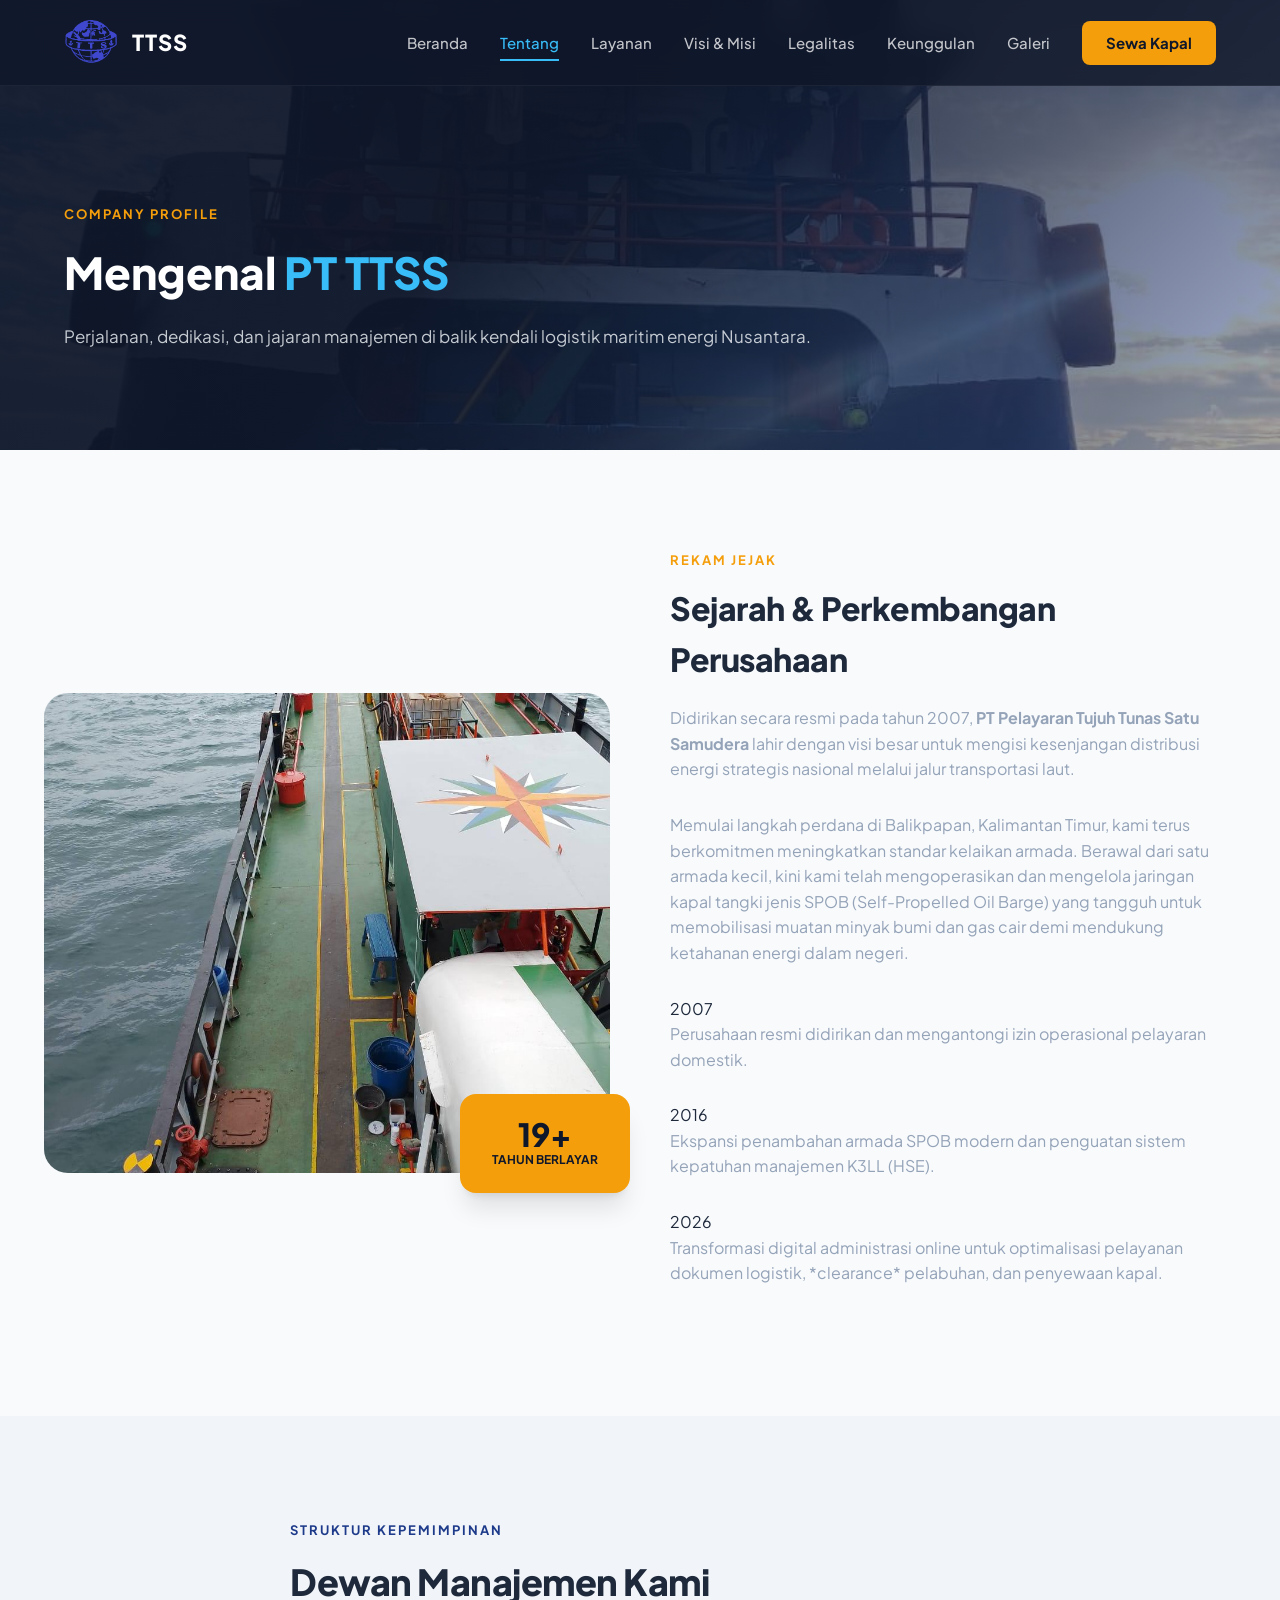
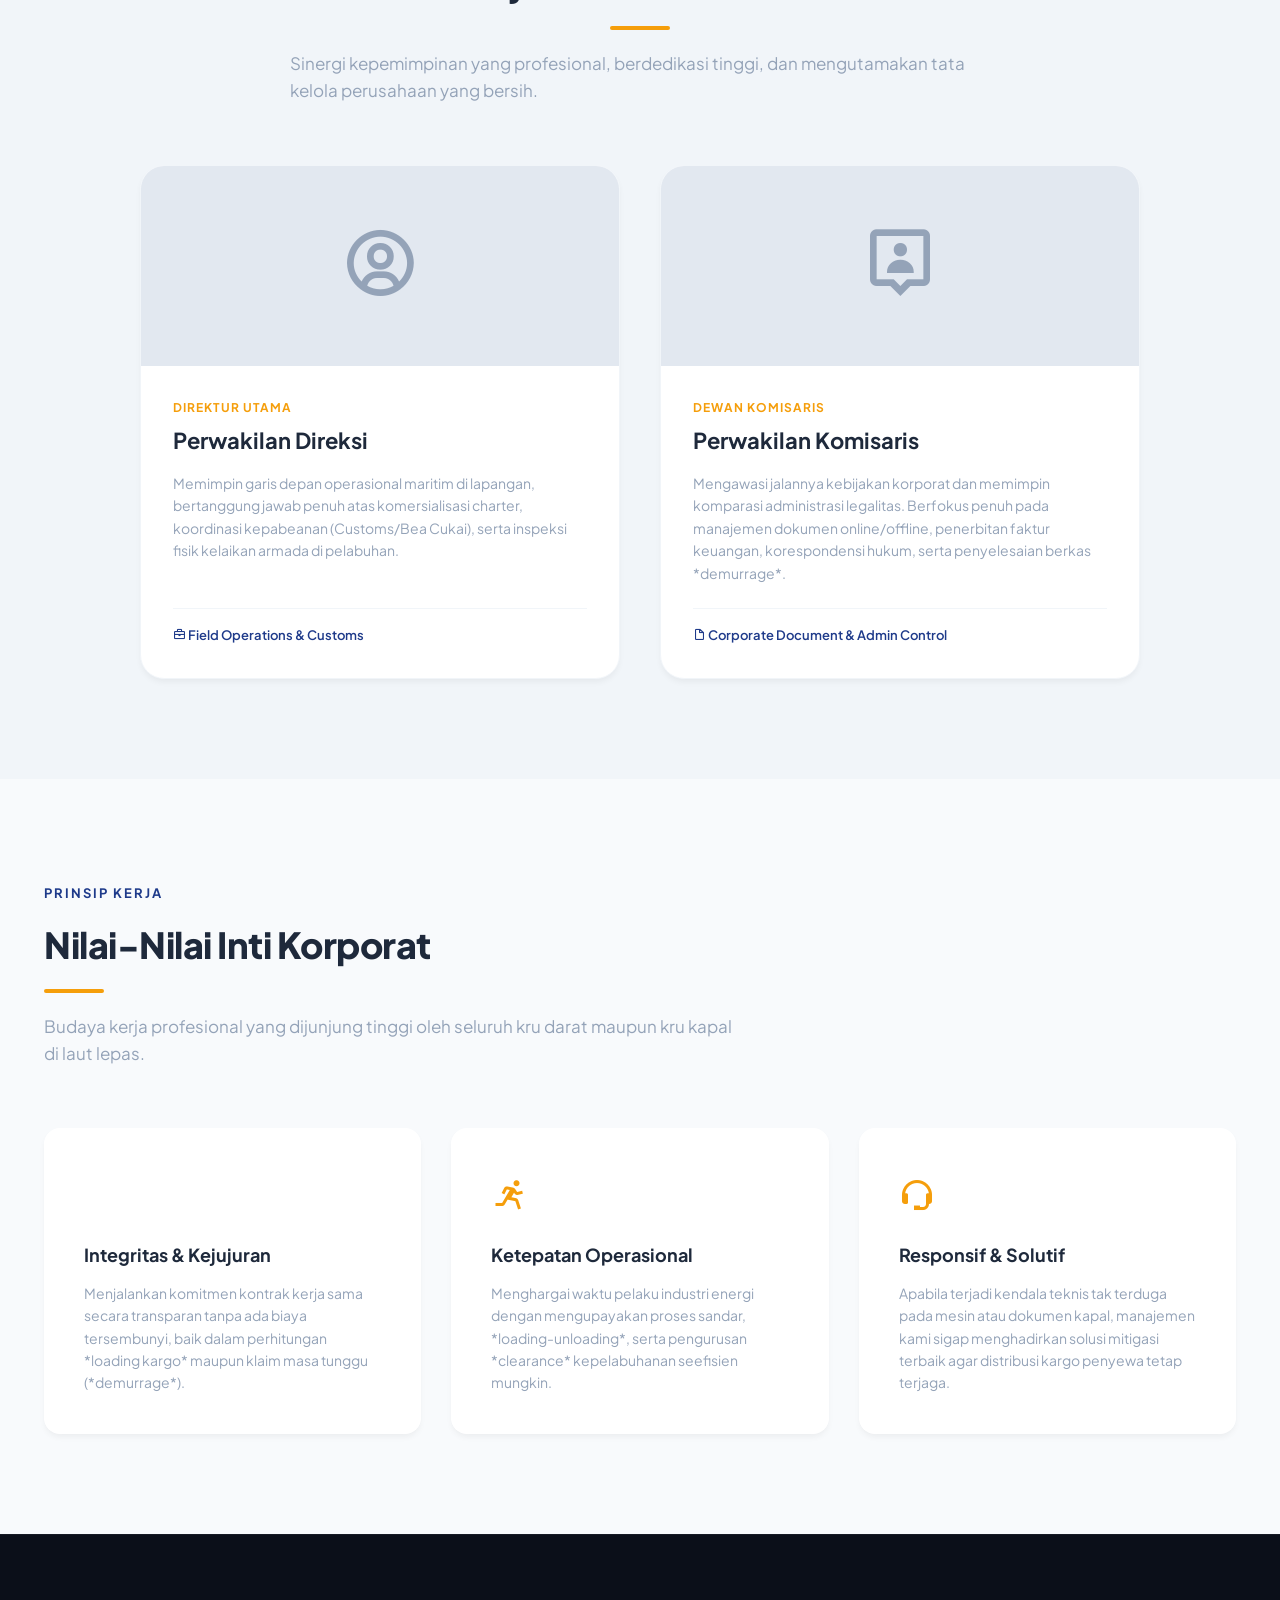
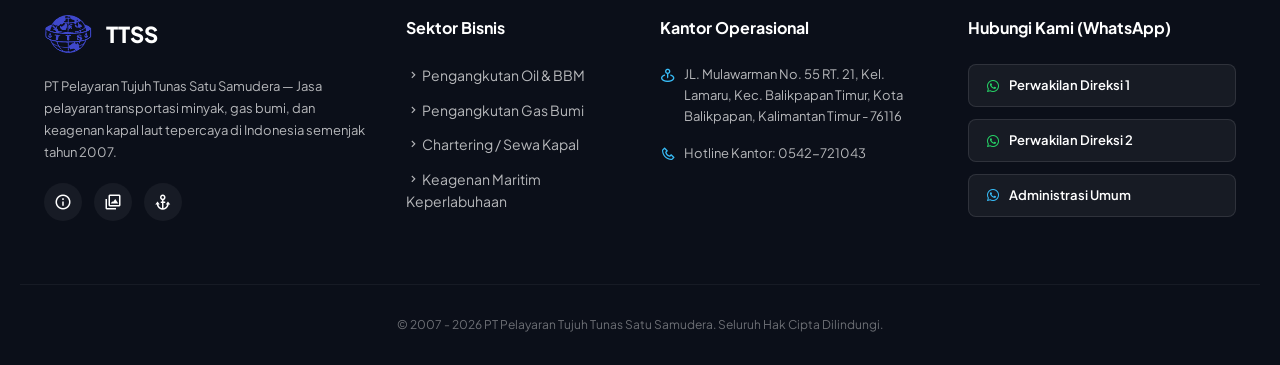
<file: about.html>
<!DOCTYPE html>
<html lang="id">
<head>
    <meta charset="UTF-8">
    <meta name="viewport" content="width=device-width, initial-scale=1.0">
    <title>Tentang Kami - PT. PELAYARAN TUJUH TUNAS SATU SAMUDRA</title>
    <!-- Favicon -->
    <link rel="shortcut icon" href="image/logo-tts-removebg-preview.png">
    <!-- Google Fonts (Plus Jakarta Sans) -->
    <link rel="preconnect" href="https://fonts.googleapis.com">
    <link rel="preconnect" href="https://fonts.gstatic.com" crossorigin>
    <link href="https://fonts.googleapis.com/css2?family=Plus+Jakarta+Sans:wght@300;400;500;600;700;800&display=swap" rel="stylesheet">
    <!-- Boxicons & AOS CSS -->
    <link href='https://unpkg.com/boxicons@2.1.4/css/boxicons.min.css' rel='stylesheet'>
    <link rel="stylesheet" href="https://unpkg.com/aos@next/dist/aos.css" />
    <!-- Custom CSS -->
    <link rel="stylesheet" href="style.css?v=1.2">
</head>
<body>

    <!-- Preloader Premium -->
    <div id="preloader">
        <div class="loader-wrapper">
            <div class="spinner"></div>
            <div class="loader-text">PT TTSS</div>
        </div>
    </div>

    <!-- NAVBAR WITH GLASSMORPHISM EFFECT -->
    <nav class="navbar">
        <a href="index.html" class="navbar-logo">
            <img src="image/logo-tts-removebg-preview.png" alt="Logo TTSS">
            <span class="logo-text">TTSS</span>
        </a>
    
        <div class="navbar-nav">
            <a class="nav-link" href="index.html">Beranda</a>
            <a class="nav-link active" href="about.html">Tentang</a>
            <a class="nav-link" href="index.html#layanan">Layanan</a>
            <a class="nav-link" href="index.html#visi-misi">Visi & Misi</a>
            <a class="nav-link" href="index.html#legalitas">Legalitas</a>
            <a class="nav-link" href="index.html#keunggulan">Keunggulan</a>
            <a class="nav-link" href="galeri.html">Galeri</a>
            <a class="nav-link btn-nav" href="sewa.html">Sewa Kapal</a>
        </div>
    
        <div class="hamburger">
            <div class="line1"></div>
            <div class="line2"></div>
            <div class="line3"></div>
        </div>
    </nav>
    <!-- NAVBAR END -->
    
    <!-- INNER PAGE HERO SECTION -->
    <section class="inner-hero bg-about-hero">
        <div class="hero-overlay"></div>
        <div class="inner-hero-content" data-aos="fade-up" data-aos-duration="1000">
            <span class="inner-badge">Company Profile</span>
            <h1>Mengenal <span class="accent-text">PT TTSS</span></h1>
            <p>Perjalanan, dedikasi, dan jajaran manajemen di balik kendali logistik maritim energi Nusantara.</p>
        </div>
    </section>
    <!-- INNER PAGE HERO END -->

    <!-- SEJARAH SECTION -->
    <section class="section-padding">
        <div class="container">
            <div class="grid-2col align-center">
                <div class="image-block-wrapper" data-aos="fade-right">
                    <img src="image/galeri (1).jpeg" alt="Armada Kapal PT TTSS" class="rounded-image shadow-lg">
                    <div class="floating-experience-badge">
                        <h3>19+</h3>
                        <p>Tahun Berlayar</p>
                    </div>
                </div>
                
                <div class="content-block" data-aos="fade-left" data-aos-delay="200">
                    <div class="block-tag">Rekam Jejak</div>
                    <h3>Sejarah & Perkembangan Perusahaan</h3>
                    <p>Didirikan secara resmi pada tahun 2007, <strong>PT Pelayaran Tujuh Tunas Satu Samudera</strong> lahir dengan visi besar untuk mengisi kesenjangan distribusi energi strategis nasional melalui jalur transportasi laut.</p>
                    <p>Memulai langkah perdana di Balikpapan, Kalimantan Timur, kami terus berkomitmen meningkatkan standar kelaikan armada. Berawal dari satu armada kecil, kini kami telah mengoperasikan dan mengelola jaringan kapal tangki jenis SPOB (Self-Propelled Oil Barge) yang tangguh untuk memobilisasi muatan minyak bumi dan gas cair demi mendukung ketahanan energi dalam negeri.</p>
                    
                    <div class="timeline-summary">
                        <div class="timeline-item-small">
                            <span class="year">2007</span>
                            <p>Perusahaan resmi didirikan dan mengantongi izin operasional pelayaran domestik.</p>
                        </div>
                        <div class="timeline-item-small">
                            <span class="year">2016</span>
                            <p>Ekspansi penambahan armada SPOB modern dan penguatan sistem kepatuhan manajemen K3LL (HSE).</p>
                        </div>
                        <div class="timeline-item-small">
                            <span class="year">2026</span>
                            <p>Transformasi digital administrasi online untuk optimalisasi pelayanan dokumen logistik, *clearance* pelabuhan, dan penyewaan kapal.</p>
                        </div>
                    </div>
                </div>
            </div>
        </div>
    </section>
    <!-- SEJARAH SECTION END -->

    <!-- MANAJEMEN / STRUKTUR ORGANISASI SECTION -->
    <section class="section-padding bg-light" id="manajemen">
        <div class="container">
            <div class="section-header text-center" data-aos="fade-up">
                <span class="section-tag">Struktur Kepemimpinan</span>
                <h2>Dewan Manajemen Kami</h2>
                <div class="accent-line center-line"></div>
                <p>Sinergi kepemimpinan yang profesional, berdedikasi tinggi, dan mengutamakan tata kelola perusahaan yang bersih.</p>
            </div>

            <div class="management-grid">
                <!-- Direktur (Field and Customs Executive) -->
                <div class="management-card" data-aos="fade-up" data-aos-delay="100">
                    <div class="member-avatar-wrapper">
                        <div class="avatar-placeholder"><i class='bx bx-user-circle'></i></div>
                    </div>
                    <div class="member-info">
                        <span class="member-role">Direktur Utama</span>
                        <h4>Perwakilan Direksi</h4>
                        <p class="member-desc">Memimpin garis depan operasional maritim di lapangan, bertanggung jawab penuh atas komersialisasi charter, koordinasi kepabeanan (Customs/Bea Cukai), serta inspeksi fisik kelaikan armada di pelabuhan.</p>
                        <div class="member-meta">
                            <span><i class='bx bx-briefcase'></i> Field Operations & Customs</span>
                        </div>
                    </div>
                </div>

                <!-- Komisaris (Administrative & Document Control) -->
                <div class="management-card" data-aos="fade-up" data-aos-delay="200">
                    <div class="member-avatar-wrapper">
                        <div class="avatar-placeholder"><i class='bx bx-user-pin'></i></div>
                    </div>
                    <div class="member-info">
                        <span class="member-role">Dewan Komisaris</span>
                        <h4>Perwakilan Komisaris</h4>
                        <p class="member-desc">Mengawasi jalannya kebijakan korporat dan memimpin komparasi administrasi legalitas. Berfokus penuh pada manajemen dokumen online/offline, penerbitan faktur keuangan, korespondensi hukum, serta penyelesaian berkas *demurrage*.</p>
                        <div class="member-meta">
                            <span><i class='bx bx-file-blank'></i> Corporate Document & Admin Control</span>
                        </div>
                    </div>
                </div>
            </div>
        </div>
    </section>
    <!-- MANAJEMEN SECTION END -->

    <!-- CORPORATE VALUES (NILAI-NILAI INTI) -->
    <section class="section-padding">
        <div class="container">
            <div class="section-header" data-aos="fade-up">
                <span class="section-tag">Prinsip Kerja</span>
                <h2>Nilai-Nilai Inti Korporat</h2>
                <div class="accent-line"></div>
                <p>Budaya kerja profesional yang dijunjung tinggi oleh seluruh kru darat maupun kru kapal di laut lepas.</p>
            </div>

            <div class="values-grid">
                <div class="value-card" data-aos="fade-up" data-aos-delay="100">
                    <div class="value-icon"><i class='bx bx-shield-accent'></i></div>
                    <h4>Integritas & Kejujuran</h4>
                    <p>Menjalankan komitmen kontrak kerja sama secara transparan tanpa ada biaya tersembunyi, baik dalam perhitungan *loading kargo* maupun klaim masa tunggu (*demurrage*).</p>
                </div>

                <div class="value-card" data-aos="fade-up" data-aos-delay="200">
                    <div class="value-icon"><i class='bx bx-run'></i></div>
                    <h4>Ketepatan Operasional</h4>
                    <p>Menghargai waktu pelaku industri energi dengan mengupayakan proses sandar, *loading-unloading*, serta pengurusan *clearance* kepelabuhanan seefisien mungkin.</p>
                </div>

                <div class="value-card" data-aos="fade-up" data-aos-delay="300">
                    <div class="value-icon"><i class='bx bx-support'></i></div>
                    <h4>Responsif & Solutif</h4>
                    <p>Apabila terjadi kendala teknis tak terduga pada mesin atau dokumen kapal, manajemen kami sigap menghadirkan solusi mitigasi terbaik agar distribusi kargo penyewa tetap terjaga.</p>
                </div>
            </div>
        </div>
    </section>
    <!-- CORPORATE VALUES END -->

    <!-- FOOTER PREMIUM -->
    <footer>
        <div class="footer-container">
            <div class="footer-content">
                <div class="footer-brand">
                    <img src="image/logo-tts-removebg-preview.png" alt="Logo Bottom">
                    <h2>TTSS</h2>
                </div>
                <p class="brand-desc">PT Pelayaran Tujuh Tunas Satu Samudera — Jasa pelayaran transportasi minyak, gas bumi, dan keagenan kapal laut tepercaya di Indonesia semenjak tahun 2007.</p>
                <div class="footer-socials">
                    <a href="about.html" title="Tentang Kami"><i class='bx bx-info-circle'></i></a>
                    <a href="galeri.html" title="Galeri Foto"><i class='bx bx-images'></i></a>
                    <a href="sewa.html" title="Sewa Kapal"><i class='bx bx-anchor'></i></a>
                </div>
            </div>
    
            <div class="footer-content">
                <h3>Sektor Bisnis</h3>
                <ul class="footer-menu-links">
                    <li><a href="sewa.html"><i class='bx bx-chevron-right'></i> Pengangkutan Oil & BBM</a></li>
                    <li><a href="sewa.html"><i class='bx bx-chevron-right'></i> Pengangkutan Gas Bumi</a></li>
                    <li><a href="sewa.html"><i class='bx bx-chevron-right'></i> Chartering / Sewa Kapal</a></li>
                    <li><a href="index.html#agency"><i class='bx bx-chevron-right'></i> Keagenan Maritim Keperlabuhaan</a></li>
                </ul>
            </div>
    
            <div class="footer-content">
                <h3>Kantor Operasional</h3>
                <p class="address-text"><i class='bx bx-map-pin'></i> JL. Mulawarman No. 55 RT. 21, Kel. Lamaru, Kec. Balikpapan Timur, Kota Balikpapan, Kalimantan Timur - 76116</p>
                <p class="phone-text"><i class='bx bx-phone'></i> Hotline Kantor: 0542-721043</p>
            </div>
    
            <div class="footer-content">
                <h3>Hubungi Kami (WhatsApp)</h3>
                <div class="contact-buttons">
                    <a href="https://wa.me/6281111801949" target="_blank" class="btn-contact"><i class='bx bxl-whatsapp'></i> Perwakilan Direksi 1</a>
                    <a href="https://wa.me/62881025020924" target="_blank" class="btn-contact"><i class='bx bxl-whatsapp'></i> Perwakilan Direksi 2</a>
                    <a href="https://wa.me/6282110027736" target="_blank" class="btn-contact sub-contact"><i class='bx bxl-whatsapp'></i> Administrasi Umum</a>
                </div>
            </div>
        </div>
    
        <div class="footer-bottom">
            <p class="copy">&copy; 2007 - 2026 PT Pelayaran Tujuh Tunas Satu Samudera. Seluruh Hak Cipta Dilindungi.</p>
        </div>
    </footer>
    <!-- FOOTER END -->

    <!-- JS Scripts -->
    <script src="https://unpkg.com/aos@next/dist/aos.js"></script>
    <script src="script.js"></script>
</body>
</html>
</file>
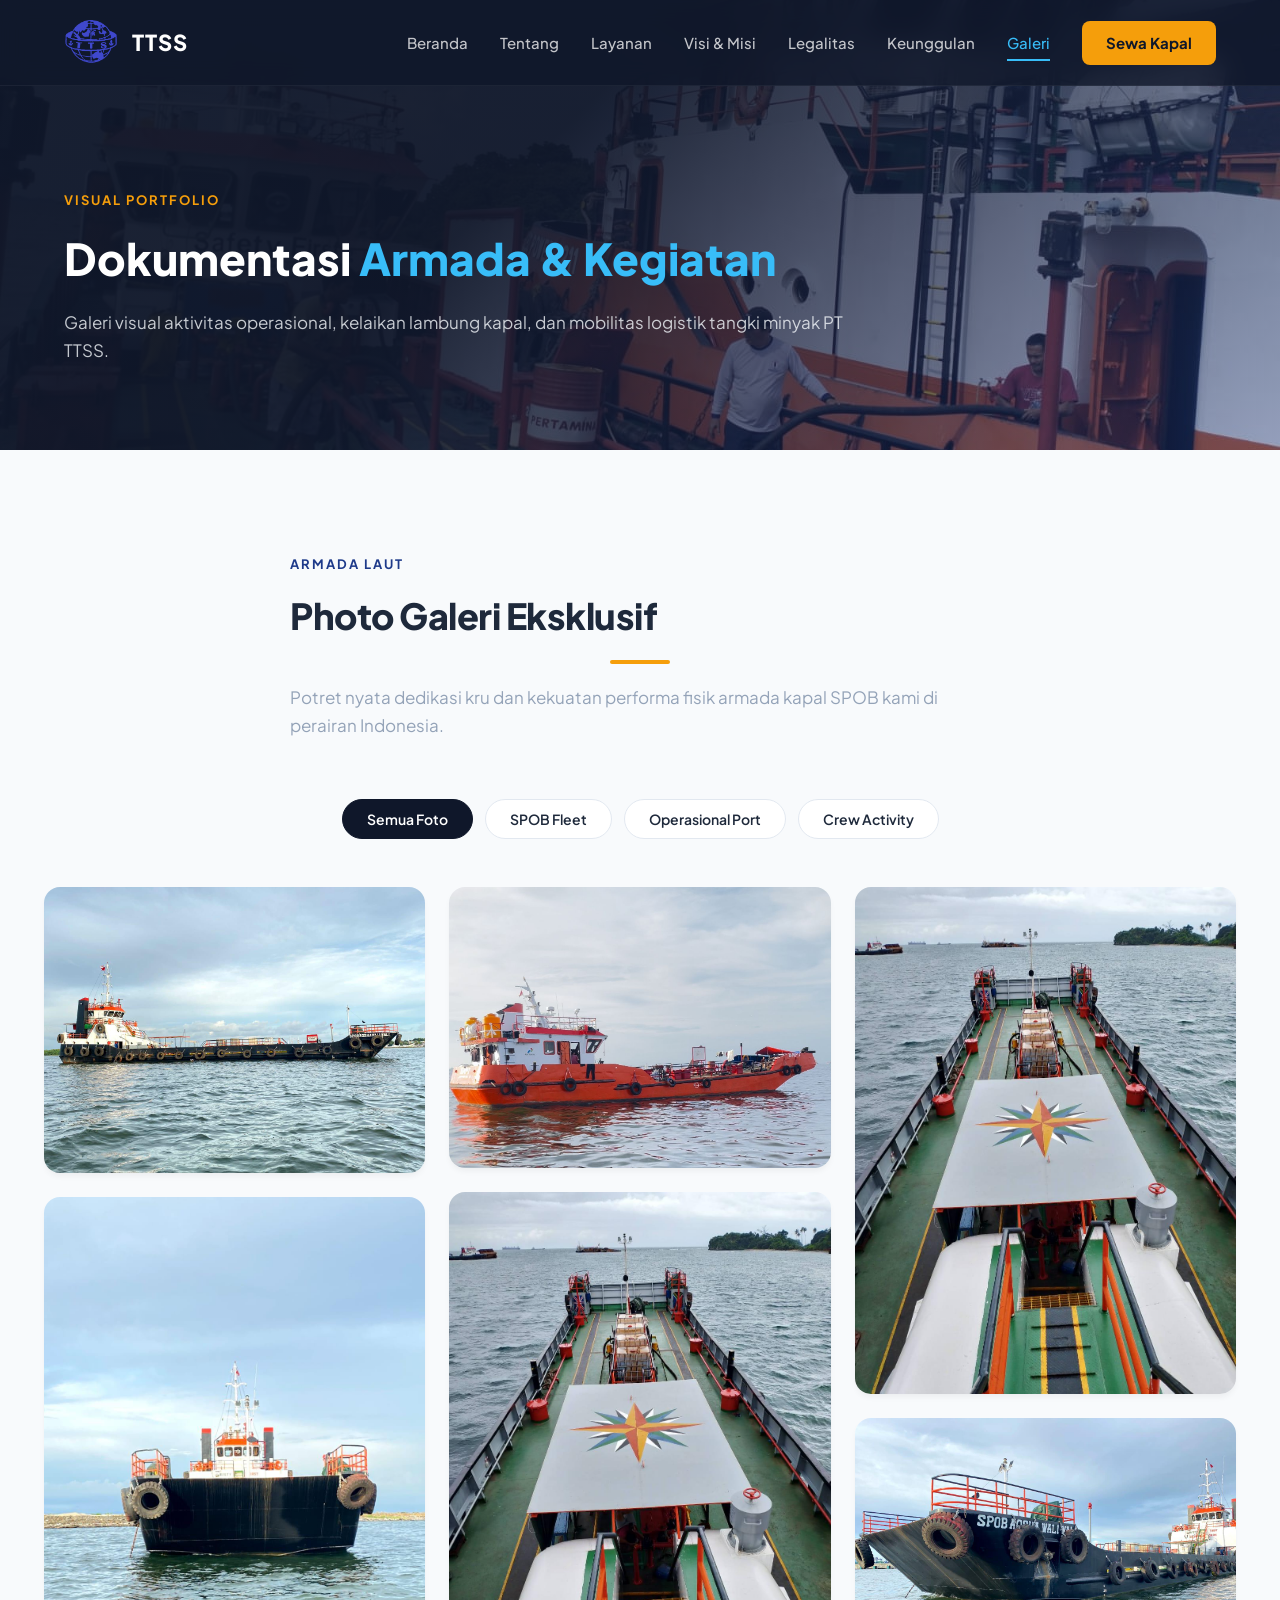
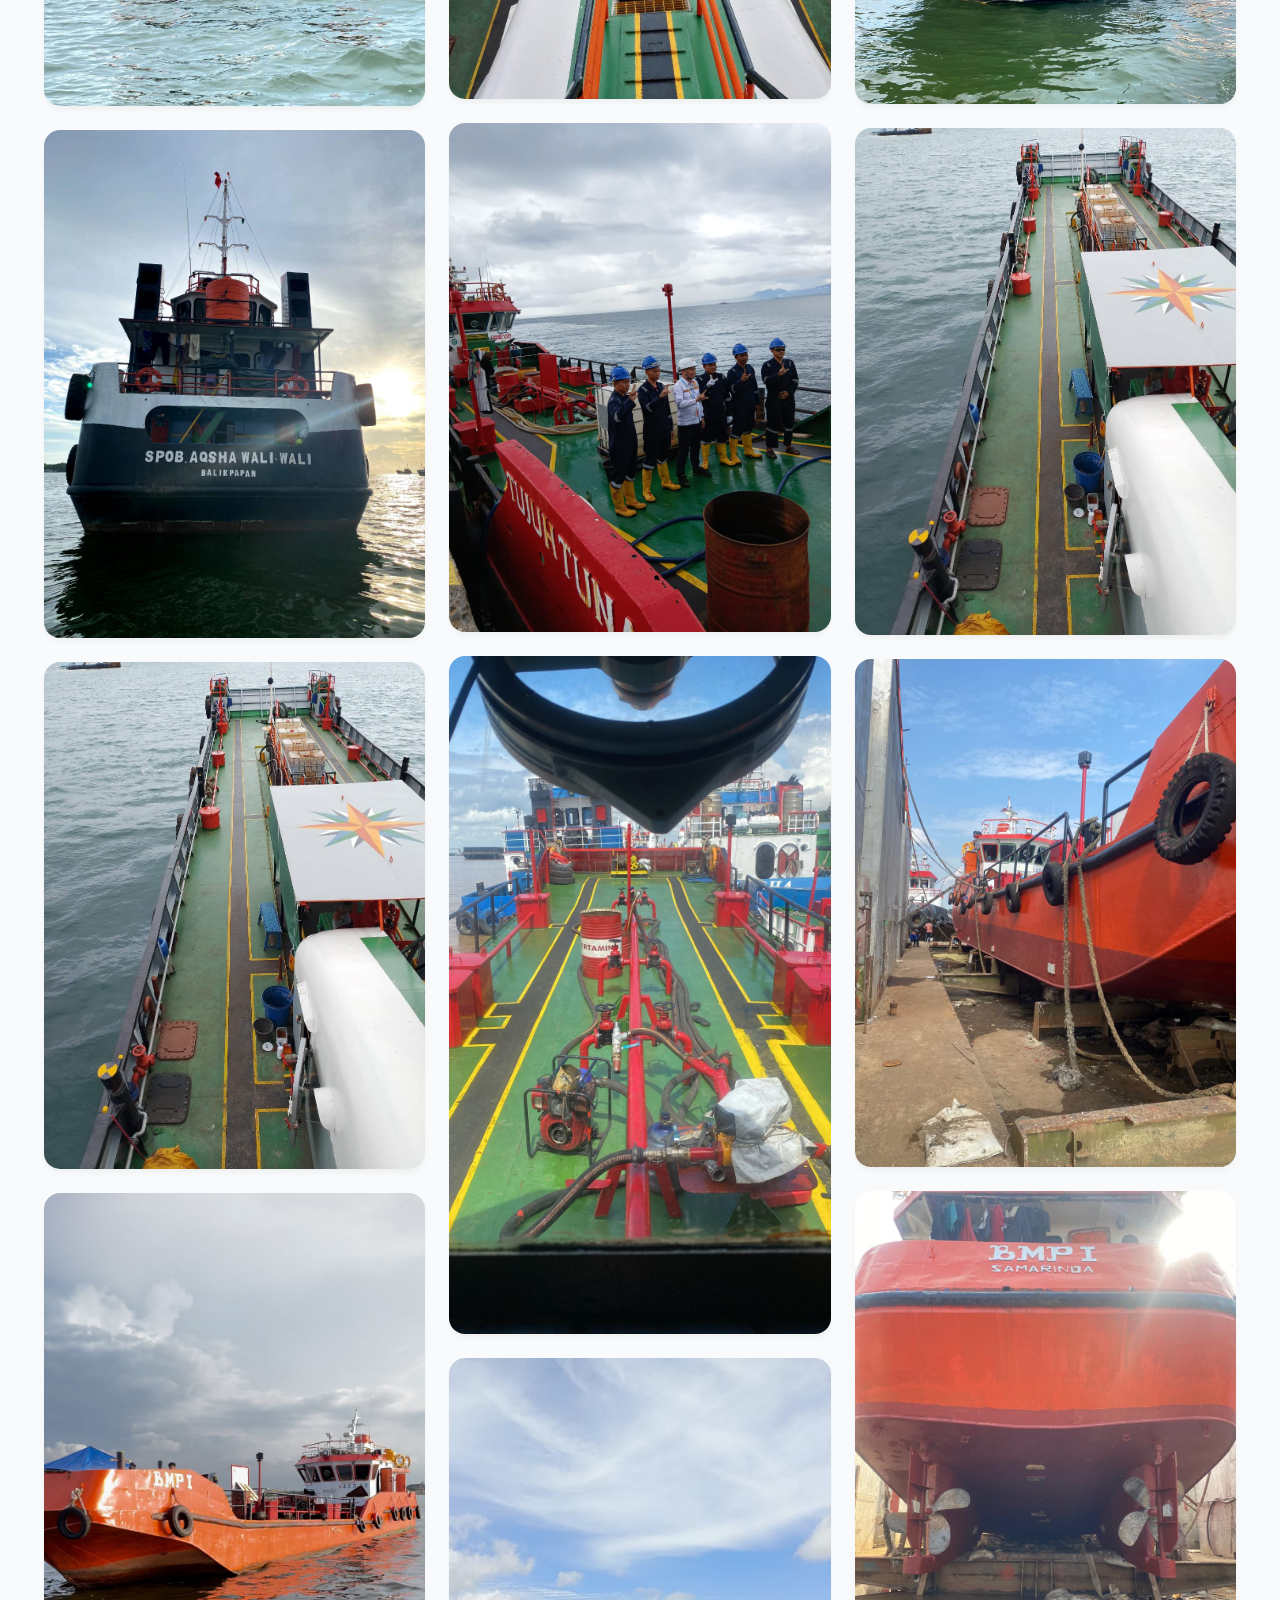
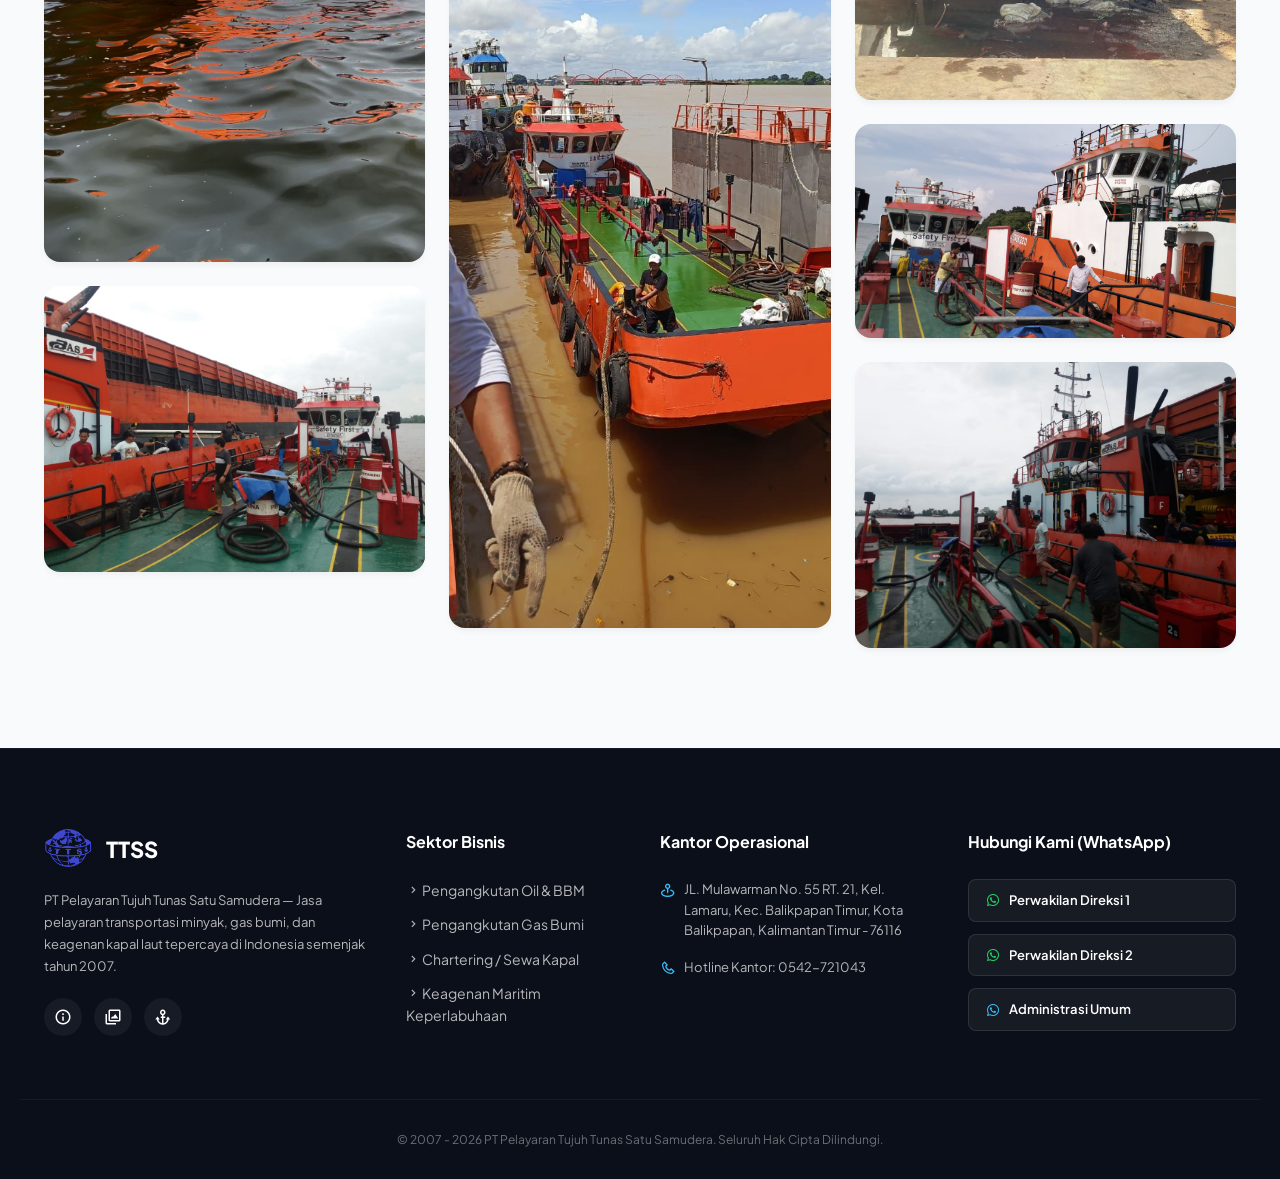
<file: galeri.html>
<!DOCTYPE html>
<html lang="id">
<head>
    <meta charset="UTF-8">
    <meta name="viewport" content="width=device-width, initial-scale=1.0">
    <title>Galeri Armada - PT. PELAYARAN TUJUH TUNAS SATU SAMUDRA</title>
    <!-- Favicon -->
    <link rel="shortcut icon" href="image/logo-tts-removebg-preview.png">
    <!-- Google Fonts (Plus Jakarta Sans) -->
    <link rel="preconnect" href="https://fonts.googleapis.com">
    <link rel="preconnect" href="https://fonts.gstatic.com" crossorigin>
    <link href="https://fonts.googleapis.com/css2?family=Plus+Jakarta+Sans:wght@300;400;500;600;700;800&display=swap" rel="stylesheet">
    <!-- Boxicons & AOS CSS -->
    <link href='https://unpkg.com/boxicons@2.1.4/css/boxicons.min.css' rel='stylesheet'>
    <link rel="stylesheet" href="https://unpkg.com/aos@next/dist/aos.css" />
    <!-- Custom CSS -->
    <link rel="stylesheet" href="style.css?v=1.2">
</head>
<body>

    <!-- Preloader Premium -->
    <div id="preloader">
        <div class="loader-wrapper">
            <div class="spinner"></div>
            <div class="loader-text">PT TTSS</div>
        </div>
    </div>

    <!-- NAVBAR -->
    <nav class="navbar">
        <a href="index.html" class="navbar-logo">
            <img src="image/logo-tts-removebg-preview.png" alt="Logo TTSS">
            <span class="logo-text">TTSS</span>
        </a>
    
        <div class="navbar-nav">
            <a class="nav-link" href="index.html">Beranda</a>
            <a class="nav-link" href="about.html">Tentang</a>
            <a class="nav-link" href="index.html#layanan">Layanan</a>
            <a class="nav-link" href="index.html#visi-misi">Visi & Misi</a>
            <a class="nav-link" href="index.html#legalitas">Legalitas</a>
            <a class="nav-link" href="index.html#keunggulan">Keunggulan</a>
            <a class="nav-link active" href="galeri.html">Galeri</a>
            <a class="nav-link btn-nav" href="sewa.html">Sewa Kapal</a>
        </div>
    
        <div class="hamburger">
            <div class="line1"></div>
            <div class="line2"></div>
            <div class="line3"></div>
        </div>
    </nav>
    <!-- NAVBAR END -->
    
    <!-- INNER PAGE HERO SECTION -->
    <section class="inner-hero bg-galeri-hero">
        <div class="hero-overlay"></div>
        <div class="inner-hero-content" data-aos="fade-up" data-aos-duration="1000">
            <span class="inner-badge">Visual Portfolio</span>
            <h1>Dokumentasi <span class="accent-text">Armada & Kegiatan</span></h1>
            <p>Galeri visual aktivitas operasional, kelaikan lambung kapal, dan mobilitas logistik tangki minyak PT TTSS.</p>
        </div>
    </section>
    <!-- INNER PAGE HERO END -->

    <!-- GALLERY SECTION WITH MASONRY & FILTER -->
    <section class="section-padding">
        <div class="container">
            <div class="section-header text-center" data-aos="fade-up">
                <span class="section-tag">Armada Laut</span>
                <h2>Photo Galeri Eksklusif</h2>
                <div class="accent-line center-line"></div>
                <p>Potret nyata dedikasi kru dan kekuatan performa fisik armada kapal SPOB kami di perairan Indonesia.</p>
            </div>

            <!-- Premium Gallery Filter Tags (Bisa diaktifkan interaksinya via JS nanti) -->
            <div class="gallery-filters" data-aos="fade-up" data-aos-delay="100">
                <span class="filter-btn active">Semua Foto</span>
                <span class="filter-btn">SPOB Fleet</span>
                <span class="filter-btn">Operasional Port</span>
                <span class="filter-btn">Crew Activity</span>
            </div>

            <!-- Modern Masonry Layout Container -->
            <div class="galeri-container">
                <div class="box">

                    <!-- KOLOM 1 -->
                    <div class="dream">
                        <div class="gallery-item-wrapper" data-aos="zoom-in" data-aos-duration="1000" data-aos-delay="200">
                            <img src="image/galeri (9).jpeg" alt="SPOB Tujuh Tunas">
                            <div class="gallery-item-overlay">
                                <h5>SPOB Tujuh Tunas</h5>
                                <p>Proses Loading Kargo Minyak</p>
                            </div>
                        </div>
                        <div class="gallery-item-wrapper" data-aos="zoom-in" data-aos-duration="1000" data-aos-delay="200">
                            <img src="image/galeri (2).jpeg" alt="Armada Dian Yuspa">
                            <div class="gallery-item-overlay">
                                <h5>SPOB Dian Yuspa</h5>
                                <p>Sandar di Dermaga Pelabuhan</p>
                            </div>
                        </div>
                        <div class="gallery-item-wrapper" data-aos="zoom-in" data-aos-duration="1000" data-aos-delay="200">
                            <img src="image/galeri (4).jpeg" alt="Inspeksi Lambung">
                            <div class="gallery-item-overlay">
                                <h5>Inspeksi Rutin</h5>
                                <p>Pengecekan Kelaikan Komponen Laut</p>
                            </div>
                        </div>
                        <div class="gallery-item-wrapper" data-aos="zoom-in" data-aos-duration="1000" data-aos-delay="200">
                            <img src="image/galeri (1).jpeg" alt="SPOB Fleet">
                            <div class="gallery-item-overlay">
                                <h5>Manuver Selat</h5>
                                <p>Mobilisasi Energi Jalur Laut Domestik</p>
                            </div>
                        </div>
                        <div class="gallery-item-wrapper" data-aos="zoom-in" data-aos-duration="1000" data-aos-delay="200">
                            <img src="image/galeri1 (4).jpeg" alt="Dek Kapal">
                            <div class="gallery-item-overlay">
                                <h5>Sistem Pipa Tanki</h5>
                                <p>Fasilitas Manifold Kargo Steril</p>
                            </div>
                        </div>
                        <div class="gallery-item-wrapper" data-aos="zoom-in" data-aos-duration="1000" data-aos-delay="200">
                            <img src="image/galeri2 (1).jpeg" alt="Kru Kapal">
                            <div class="gallery-item-overlay">
                                <h5>HSE Briefing</h5>
                                <p>Komitmen Keselamatan Kru Sebelum Berlayar</p>
                            </div>
                        </div>
                    </div>

                    <!-- KOLOM 2 -->
                    <div class="dream">
                        <div class="gallery-item-wrapper" data-aos="zoom-in" data-aos-duration="1000" data-aos-delay="400">
                            <img src="image/galeri1 (3).jpeg" alt="Armada BMP I">
                            <div class="gallery-item-overlay">
                                <h5>SPOB BMP I</h5>
                                <p>Pelayaran Menuju Titik Bongkar</p>
                            </div>
                        </div>
                        <div class="gallery-item-wrapper" data-aos="zoom-in" data-aos-duration="1000" data-aos-delay="400">
                            <img src="image/galeri (6).jpeg" alt="Aqsha Yali Yali">
                            <div class="gallery-item-overlay">
                                <h5>SPOB Aqsha Yali Yali</h5>
                                <p>Distribusi BBM Industri</p>
                            </div>
                        </div>
                        <div class="gallery-item-wrapper" data-aos="zoom-in" data-aos-duration="1000" data-aos-delay="400">
                            <img src="image/galeri .jpg" alt="Pemandangan Laut Armada">
                            <div class="gallery-item-overlay">
                                <h5>Anjungan Kapal</h5>
                                <p>Sistem Navigasi Radar Modern</p>
                            </div>
                        </div>
                        <div class="gallery-item-wrapper" data-aos="zoom-in" data-aos-duration="1000" data-aos-delay="400">
                            <img src="image/galeri1 (2).jpeg" alt="Bunkering Service">
                            <div class="gallery-item-overlay">
                                <h5>Aktivitas Bunkering</h5>
                                <p>Pengisian Logistik Bahan Bakar Mandiri</p>
                            </div>
                        </div>
                        <div class="gallery-item-wrapper" data-aos="zoom-in" data-aos-duration="1000" data-aos-delay="400">
                            <img src="image/galeri1 (5).jpeg" alt="Kesiapan Emergency">
                            <div class="gallery-item-overlay">
                                <h5>Alat Keselamatan</h5>
                                <p>Inspeksi Sekoci & Life Jacket Berkala</p>
                            </div>
                        </div>
                    </div>

                    <!-- KOLOM 3 -->
                    <div class="dream">
                        <div class="gallery-item-wrapper" data-aos="zoom-in" data-aos-duration="1000" data-aos-delay="600">
                            <img src="image/galeri (7).jpeg" alt="Mesin Kapal">
                            <div class="gallery-item-overlay">
                                <h5>Kamar Mesin (Engine Room)</h5>
                                <p>Main Engine Performa Prima Maksimal</p>
                            </div>
                        </div>
                        <div class="gallery-item-wrapper" data-aos="zoom-in" data-aos-duration="1000" data-aos-delay="600">
                            <img src="image/galeri (8).jpeg" alt="Logistik Kalimantan">
                            <div class="gallery-item-overlay">
                                <h5>Hub Balikpapan</h5>
                                <p>Pusat Keagenan & Transhipment Kaltim</p>
                            </div>
                        </div>
                        <div class="gallery-item-wrapper" data-aos="zoom-in" data-aos-duration="1000" data-aos-delay="600">
                            <img src="image/galeri (5).jpeg" alt="SPOB Sandar">
                            <div class="gallery-item-overlay">
                                <h5>Port Clearance Selesai</h5>
                                <p>Kepatuhan Dokumen Syahbandar Valid</p>
                            </div>
                        </div>
                        <div class="gallery-item-wrapper" data-aos="zoom-in" data-aos-duration="1000" data-aos-delay="600">
                            <img src="image/galeri1 (1).jpeg" alt="Perawatan Lambung">
                            <div class="gallery-item-overlay">
                                <h5>Masa Perawatan Docking</h5>
                                <p>Pembersihan Lambung Rutin Bebas Karat</p>
                            </div>
                        </div>
                        <div class="gallery-item-wrapper" data-aos="zoom-in" data-aos-duration="1000" data-aos-delay="600">
                            <img src="image/galeri1 (6).jpeg" alt="Administrasi Lapangan">
                            <div class="gallery-item-overlay">
                                <h5>Serah Terima Berkas</h5>
                                <p>Pengecekan Faktur & Manifest Logistik Aman</p>
                            </div>
                        </div>
                        <div class="gallery-item-wrapper" data-aos="zoom-in" data-aos-duration="1000" data-aos-delay="200">
                            <img src="image/galeri2 (4).jpeg" alt="Sunset Maritim">
                            <div class="gallery-item-overlay">
                                <h5>Dusk Anchorage</h5>
                                <p>Kapal Menanti Antrean Bongkar Muat Efisien</p>
                            </div>
                        </div>
                        <div class="gallery-item-wrapper" data-aos="zoom-in" data-aos-duration="1000" data-aos-delay="600">
                            <img src="image/galeri2 (3).jpeg" alt="Terminal Supply">
                            <div class="gallery-item-overlay">
                                <h5>Energy Supply Chain</h5>
                                <p>Pengangkutan Terintegrasi untuk Negeri</p>
                            </div>
                        </div>
                    </div>

                </div>
            </div>
        </div>
    </section>
    <!-- GALLERY SECTION END -->

    <!-- FOOTER PREMIUM -->
    <footer>
        <div class="footer-container">
            <div class="footer-content">
                <div class="footer-brand">
                    <img src="image/logo-tts-removebg-preview.png" alt="Logo Bottom">
                    <h2>TTSS</h2>
                </div>
                <p class="brand-desc">PT Pelayaran Tujuh Tunas Satu Samudera — Jasa pelayaran transportasi minyak, gas bumi, dan keagenan kapal laut tepercaya di Indonesia semenjak tahun 2007.</p>
                <div class="footer-socials">
                    <a href="about.html" title="Tentang Kami"><i class='bx bx-info-circle'></i></a>
                    <a href="galeri.html" title="Galeri Foto"><i class='bx bx-images'></i></a>
                    <a href="sewa.html" title="Sewa Kapal"><i class='bx bx-anchor'></i></a>
                </div>
            </div>
    
            <div class="footer-content">
                <h3>Sektor Bisnis</h3>
                <ul class="footer-menu-links">
                    <li><a href="sewa.html"><i class='bx bx-chevron-right'></i> Pengangkutan Oil & BBM</a></li>
                    <li><a href="sewa.html"><i class='bx bx-chevron-right'></i> Pengangkutan Gas Bumi</a></li>
                    <li><a href="sewa.html"><i class='bx bx-chevron-right'></i> Chartering / Sewa Kapal</a></li>
                    <li><a href="index.html#agency"><i class='bx bx-chevron-right'></i> Keagenan Maritim Keperlabuhaan</a></li>
                </ul>
            </div>
    
            <div class="footer-content">
                <h3>Kantor Operasional</h3>
                <p class="address-text"><i class='bx bx-map-pin'></i> JL. Mulawarman No. 55 RT. 21, Kel. Lamaru, Kec. Balikpapan Timur, Kota Balikpapan, Kalimantan Timur - 76116</p>
                <p class="phone-text"><i class='bx bx-phone'></i> Hotline Kantor: 0542-721043</p>
            </div>
    
            <div class="footer-content">
                <h3>Hubungi Kami (WhatsApp)</h3>
                <div class="contact-buttons">
                    <a href="https://wa.me/6281111801949" target="_blank" class="btn-contact"><i class='bx bxl-whatsapp'></i> Perwakilan Direksi 1</a>
                    <a href="https://wa.me/62881025020924" target="_blank" class="btn-contact"><i class='bx bxl-whatsapp'></i> Perwakilan Direksi 2</a>
                    <a href="https://wa.me/6282110027736" target="_blank" class="btn-contact sub-contact"><i class='bx bxl-whatsapp'></i> Administrasi Umum</a>
                </div>
            </div>
        </div>
    
        <div class="footer-bottom">
            <p class="copy">&copy; 2007 - 2026 PT Pelayaran Tujuh Tunas Satu Samudera. Seluruh Hak Cipta Dilindungi.</p>
        </div>
    </footer>
    <!-- FOOTER END -->

    <!-- JS Scripts -->
    <script src="https://unpkg.com/aos@next/dist/aos.js"></script>
    <script src="script.js"></script>
</body>
</html>
</file>
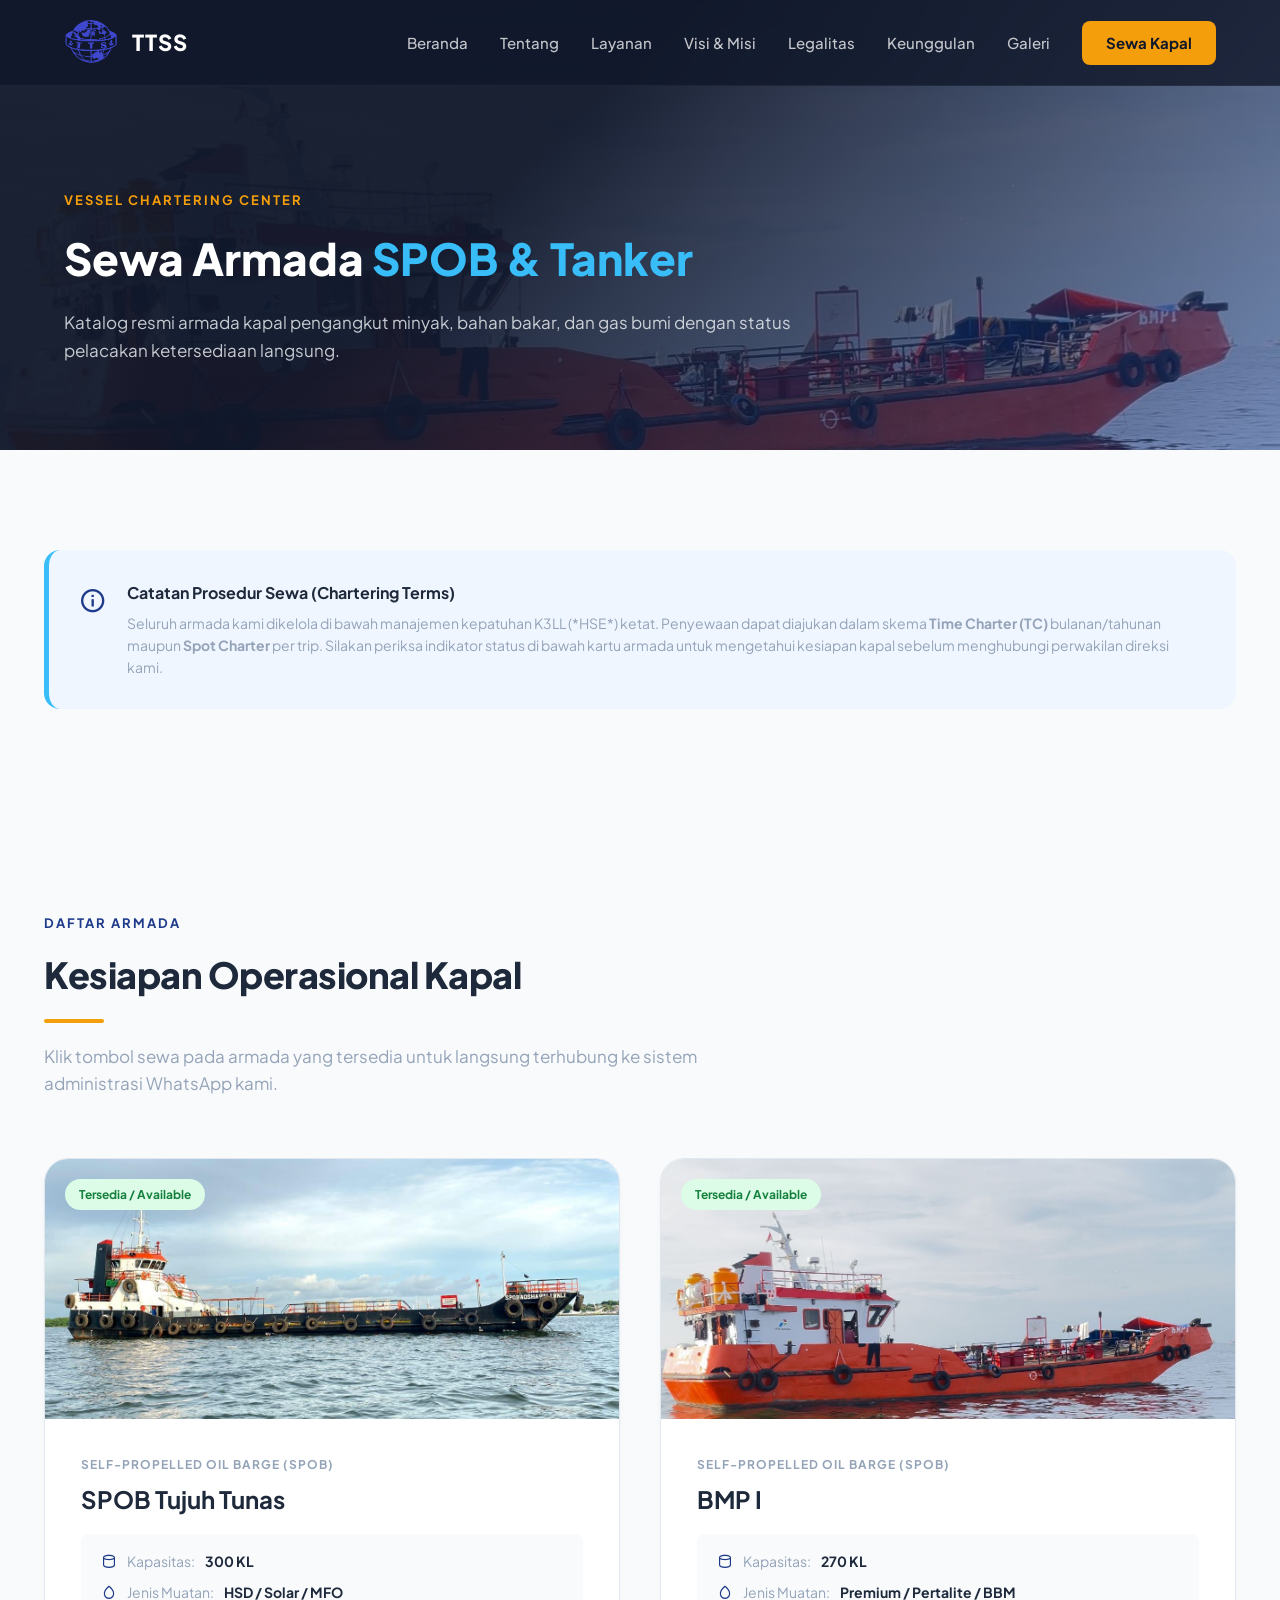
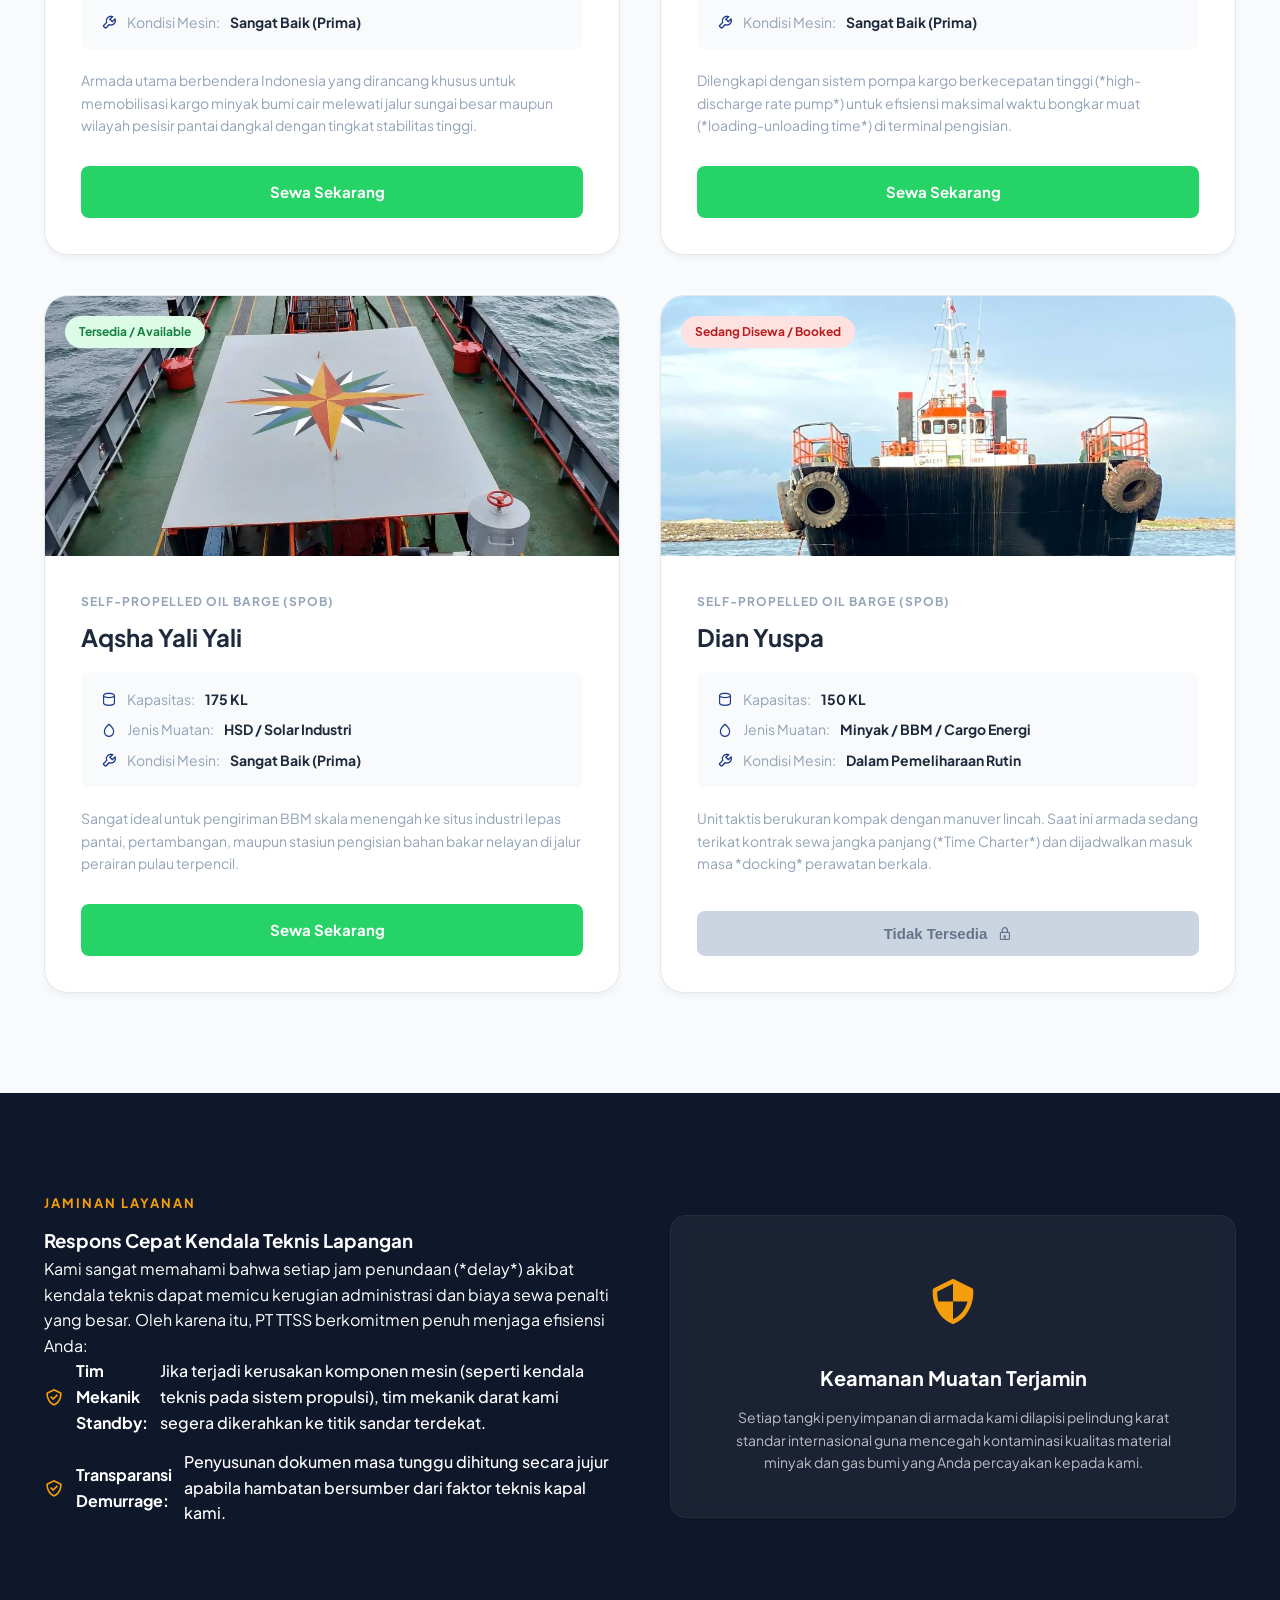
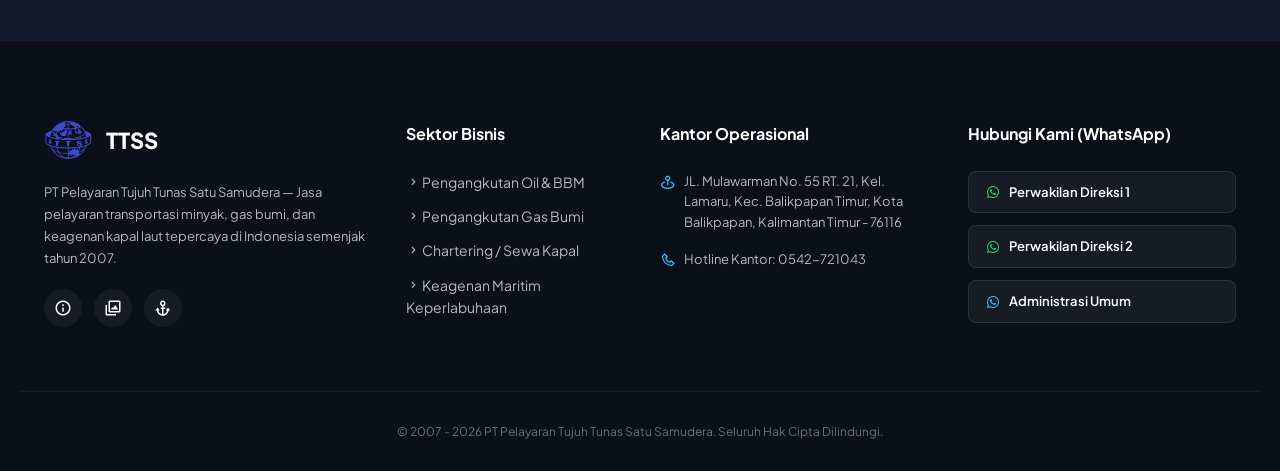
<file: sewa.html>
<!DOCTYPE html>
<html lang="id">
<head>
    <meta charset="UTF-8">
    <meta name="viewport" content="width=device-width, initial-scale=1.0">
    <title>Sewa Kapal - PT. PELAYARAN TUJUH TUNAS SATU SAMUDRA</title>
    <!-- Favicon -->
    <link rel="shortcut icon" href="image/logo-tts-removebg-preview.png">
    <!-- Google Fonts (Plus Jakarta Sans) -->
    <link rel="preconnect" href="https://fonts.googleapis.com">
    <link rel="preconnect" href="https://fonts.gstatic.com" crossorigin>
    <link href="https://fonts.googleapis.com/css2?family=Plus+Jakarta+Sans:wght@300;400;500;600;700;800&display=swap" rel="stylesheet">
    <!-- Boxicons & AOS CSS -->
    <link href='https://unpkg.com/boxicons@2.1.4/css/boxicons.min.css' rel='stylesheet'>
    <link rel="stylesheet" href="https://unpkg.com/aos@next/dist/aos.css" />
    <!-- Custom CSS -->
    <link rel="stylesheet" href="style.css?v=1.2">
</head>
<body>

    <!-- Preloader Premium -->
    <div id="preloader">
        <div class="loader-wrapper">
            <div class="spinner"></div>
            <div class="loader-text">PT TTSS</div>
        </div>
    </div>

    <!-- NAVBAR -->
    <nav class="navbar">
        <a href="index.html" class="navbar-logo">
            <img src="image/logo-tts-removebg-preview.png" alt="Logo TTSS">
            <span class="logo-text">TTSS</span>
        </a>
    
        <div class="navbar-nav">
            <a class="nav-link" href="index.html">Beranda</a>
            <a class="nav-link" href="about.html">Tentang</a>
            <a class="nav-link" href="index.html#layanan">Layanan</a>
            <a class="nav-link" href="index.html#visi-misi">Visi & Misi</a>
            <a class="nav-link" href="index.html#legalitas">Legalitas</a>
            <a class="nav-link" href="index.html#keunggulan">Keunggulan</a>
            <a class="nav-link" href="galeri.html">Galeri</a>
            <a class="nav-link btn-nav active" href="sewa.html">Sewa Kapal</a>
        </div>
    
        <div class="hamburger">
            <div class="line1"></div>
            <div class="line2"></div>
            <div class="line3"></div>
        </div>
    </nav>
    <!-- NAVBAR END -->
    
    <!-- INNER PAGE HERO SECTION -->
    <section class="inner-hero bg-sewa-hero">
        <div class="hero-overlay"></div>
        <div class="inner-hero-content" data-aos="fade-up" data-aos-duration="1000">
            <span class="inner-badge">Vessel Chartering Center</span>
            <h1>Sewa Armada <span class="accent-text">SPOB & Tanker</span></h1>
            <p>Katalog resmi armada kapal pengangkut minyak, bahan bakar, dan gas bumi dengan status pelacakan ketersediaan langsung.</p>
        </div>
    </section>
    <!-- INNER PAGE HERO END -->

    <!-- INSTRUCTION & NOTICE BOARD -->
    <section class="section-padding pb-0">
        <div class="container">
            <div class="notice-card bg-light-blue" data-aos="fade-up">
                <div class="notice-icon"><i class='bx bx-info-circle'></i></div>
                <div class="notice-text">
                    <h4>Catatan Prosedur Sewa (Chartering Terms)</h4>
                    <p>Seluruh armada kami dikelola di bawah manajemen kepatuhan K3LL (*HSE*) ketat. Penyewaan dapat diajukan dalam skema <strong>Time Charter (TC)</strong> bulanan/tahunan maupun <strong>Spot Charter</strong> per trip. Silakan periksa indikator status di bawah kartu armada untuk mengetahui kesiapan kapal sebelum menghubungi perwakilan direksi kami.</p>
                </div>
            </div>
        </div>
    </section>

    <!-- VESSEL CATALOG GRID -->
    <section class="section-padding">
        <div class="container">
            <div class="section-header" data-aos="fade-up">
                <span class="section-tag">Daftar Armada</span>
                <h2>Kesiapan Operasional Kapal</h2>
                <div class="accent-line"></div>
                <p>Klik tombol sewa pada armada yang tersedia untuk langsung terhubung ke sistem administrasi WhatsApp kami.</p>
            </div>

            <div class="vessel-grid">
                
                <!-- Kapal 1: SPOB Tujuh Tunas -->
                <div class="vessel-card user-available" data-aos="fade-up" data-aos-delay="100">
                    <div class="vessel-badge-status status-ready">Tersedia / Available</div>
                    <div class="vessel-image-wrapper">
                        <img src="image/galeri (9).jpeg" alt="SPOB Tujuh Tunas">
                    </div>
                    <div class="vessel-content-info">
                        <span class="vessel-type">Self-Propelled Oil Barge (SPOB)</span>
                        <h3>SPOB Tujuh Tunas</h3>
                        
                        <div class="vessel-spec-list">
                            <div class="spec-inline"><i class='bx bx-cylinder'></i> <span>Kapasitas:</span> <strong>300 KL</strong></div>
                            <div class="spec-inline"><i class='bx bx-droplet'></i> <span>Jenis Muatan:</span> <strong>HSD / Solar / MFO</strong></div>
                            <div class="spec-inline"><i class='bx bx-wrench'></i> <span>Kondisi Mesin:</span> <strong>Sangat Baik (Prima)</strong></div>
                        </div>
                        
                        <p class="vessel-description">Armada utama berbendera Indonesia yang dirancang khusus untuk memobilisasi kargo minyak bumi cair melewati jalur sungai besar maupun wilayah pesisir pantai dangkal dengan tingkat stabilitas tinggi.</p>
                        
                        <div class="vessel-action-footer">
                            <a href="https://wa.me/6281111801949?text=Halo%20PT%20TTSS,%20saya%20tertarik%20untuk%20menyewa%20armada%20*SPOB%20Tujuh%20Tunas*%20kapasitas%20300%20KL.%20Mohon%20informasi%20mengenai%20ketersediaan%20jadwal%20dan%20freight%20rate%20terbaru." target="_blank" class="btn-sewa-action">Sewa Sekarang <i class='bx bx-whatsapp'></i></a>
                        </div>
                    </div>
                </div>

                <!-- Kapal 2: BMP I -->
                <div class="vessel-card user-available" data-aos="fade-up" data-aos-delay="200">
                    <div class="vessel-badge-status status-ready">Tersedia / Available</div>
                    <div class="vessel-image-wrapper">
                        <img src="image/galeri1 (3).jpeg" alt="BMP I">
                    </div>
                    <div class="vessel-content-info">
                        <span class="vessel-type">Self-Propelled Oil Barge (SPOB)</span>
                        <h3>BMP I</h3>
                        
                        <div class="vessel-spec-list">
                            <div class="spec-inline"><i class='bx bx-cylinder'></i> <span>Kapasitas:</span> <strong>270 KL</strong></div>
                            <div class="spec-inline"><i class='bx bx-droplet'></i> <span>Jenis Muatan:</span> <strong>Premium / Pertalite / BBM</strong></div>
                            <div class="spec-inline"><i class='bx bx-wrench'></i> <span>Kondisi Mesin:</span> <strong>Sangat Baik (Prima)</strong></div>
                        </div>
                        
                        <p class="vessel-description">Dilengkapi dengan sistem pompa kargo berkecepatan tinggi (*high-discharge rate pump*) untuk efisiensi maksimal waktu bongkar muat (*loading-unloading time*) di terminal pengisian.</p>
                        
                        <div class="vessel-action-footer">
                            <a href="https://wa.me/6281111801949?text=Halo%20PT%20TTSS,%20saya%20tertarik%20untuk%20menyewa%20armada%20*BMP%20I*%20kapasitas%20270%20KL.%20Mohon%20informasi%20mengenai%20ketersediaan%20jadwal%20dan%20freight%20rate%20terbaru." target="_blank" class="btn-sewa-action">Sewa Sekarang <i class='bx bx-whatsapp'></i></a>
                        </div>
                    </div>
                </div>

                <!-- Kapal 3: Aqsha Yali Yali -->
                <div class="vessel-card user-available" data-aos="fade-up" data-aos-delay="300">
                    <div class="vessel-badge-status status-ready">Tersedia / Available</div>
                    <div class="vessel-image-wrapper">
                        <img src="image/galeri (6).jpeg" alt="Aqsha Yali Yali">
                    </div>
                    <div class="vessel-content-info">
                        <span class="vessel-type">Self-Propelled Oil Barge (SPOB)</span>
                        <h3>Aqsha Yali Yali</h3>
                        
                        <div class="vessel-spec-list">
                            <div class="spec-inline"><i class='bx bx-cylinder'></i> <span>Kapasitas:</span> <strong>175 KL</strong></div>
                            <div class="spec-inline"><i class='bx bx-droplet'></i> <span>Jenis Muatan:</span> <strong>HSD / Solar Industri</strong></div>
                            <div class="spec-inline"><i class='bx bx-wrench'></i> <span>Kondisi Mesin:</span> <strong>Sangat Baik (Prima)</strong></div>
                        </div>
                        
                        <p class="vessel-description">Sangat ideal untuk pengiriman BBM skala menengah ke situs industri lepas pantai, pertambangan, maupun stasiun pengisian bahan bakar nelayan di jalur perairan pulau terpencil.</p>
                        
                        <div class="vessel-action-footer">
                            <a href="https://wa.me/6281111801949?text=Halo%20PT%20TTSS,%20saya%20tertarik%20untuk%20menyewa%20armada%20*Aqsha%20Yali%20Yali*%20kapasitas%20175%20KL.%20Mohon%20informasi%20mengenai%20ketersediaan%20jadwal%20dan%20freight%20rate%20terbaru." target="_blank" class="btn-sewa-action">Sewa Sekarang <i class='bx bx-whatsapp'></i></a>
                        </div>
                    </div>
                </div>

                <!-- Kapal 4: Dian Yuspa -->
                <div class="vessel-card user-disabled" data-aos="fade-up" data-aos-delay="400">
                    <div class="vessel-badge-status status-booked">Sedang Disewa / Booked</div>
                    <div class="vessel-image-wrapper">
                        <img src="image/galeri (2).jpeg" alt="Dian Yuspa">
                    </div>
                    <div class="vessel-content-info">
                        <span class="vessel-type">Self-Propelled Oil Barge (SPOB)</span>
                        <h3>Dian Yuspa</h3>
                        
                        <div class="vessel-spec-list">
                            <div class="spec-inline"><i class='bx bx-cylinder'></i> <span>Kapasitas:</span> <strong>150 KL</strong></div>
                            <div class="spec-inline"><i class='bx bx-droplet'></i> <span>Jenis Muatan:</span> <strong>Minyak / BBM / Cargo Energi</strong></div>
                            <div class="spec-inline"><i class='bx bx-wrench'></i> <span>Kondisi Mesin:</span> <strong>Dalam Pemeliharaan Rutin</strong></div>
                        </div>
                        
                        <p class="vessel-description">Unit taktis berukuran kompak dengan manuver lincah. Saat ini armada sedang terikat kontrak sewa jangka panjang (*Time Charter*) dan dijadwalkan masuk masa *docking* perawatan berkala.</p>
                        
                        <div class="vessel-action-footer">
                            <button class="btn-sewa-action disabled-btn" disabled>Tidak Tersedia <i class='bx bx-lock'></i></button>
                        </div>
                    </div>
                </div>

            </div>
        </div>
    </section>
    <!-- VESSEL CATALOG END -->

    <!-- EMERGENCY TECHNICAL SUPPORT (QUICK REPAIR BREAKDOWN PROMISE) -->
    <section class="section-padding bg-dark-navy text-white">
        <div class="container">
            <div class="grid-2col align-center">
                <div data-aos="fade-right">
                    <div class="block-tag tag-light">Jaminan Layanan</div>
                    <h3>Respons Cepat Kendala Teknis Lapangan</h3>
                    <p>Kami sangat memahami bahwa setiap jam penundaan (*delay*) akibat kendala teknis dapat memicu kerugian administrasi dan biaya sewa penalti yang besar. Oleh karena itu, PT TTSS berkomitmen penuh menjaga efisiensi Anda:</p>
                    <ul class="custom-list list-light">
                        <li><i class='bx bx-check-shield text-gold'></i> <strong>Tim Mekanik Standby:</strong> Jika terjadi kerusakan komponen mesin (seperti kendala teknis pada sistem propulsi), tim mekanik darat kami segera dikerahkan ke titik sandar terdekat.</li>
                        <li><i class='bx bx-check-shield text-gold'></i> <strong>Transparansi Demurrage:</strong> Penyusunan dokumen masa tunggu dihitung secara jujur apabila hambatan bersumber dari faktor teknis kapal kami.</li>
                    </ul>
                </div>
                <div class="technical-guarantee-box bg-glass-dark p-all-cards" data-aos="zoom-in" data-aos-delay="200">
                    <div class="guarantee-icon"><i class='bx bx-shield-quarter text-gold'></i></div>
                    <h4>Keamanan Muatan Terjamin</h4>
                    <p>Setiap tangki penyimpanan di armada kami dilapisi pelindung karat standar internasional guna mencegah kontaminasi kualitas material minyak dan gas bumi yang Anda percayakan kepada kami.</p>
                </div>
            </div>
        </div>
    </section>

    <!-- FOOTER PREMIUM -->
    <footer>
        <div class="footer-container">
            <div class="footer-content">
                <div class="footer-brand">
                    <img src="image/logo-tts-removebg-preview.png" alt="Logo Bottom">
                    <h2>TTSS</h2>
                </div>
                <p class="brand-desc">PT Pelayaran Tujuh Tunas Satu Samudera — Jasa pelayaran transportasi minyak, gas bumi, dan keagenan kapal laut tepercaya di Indonesia semenjak tahun 2007.</p>
                <div class="footer-socials">
                    <a href="about.html" title="Tentang Kami"><i class='bx bx-info-circle'></i></a>
                    <a href="galeri.html" title="Galeri Foto"><i class='bx bx-images'></i></a>
                    <a href="sewa.html" title="Sewa Kapal"><i class='bx bx-anchor'></i></a>
                </div>
            </div>
    
            <div class="footer-content">
                <h3>Sektor Bisnis</h3>
                <ul class="footer-menu-links">
                    <li><a href="sewa.html"><i class='bx bx-chevron-right'></i> Pengangkutan Oil & BBM</a></li>
                    <li><a href="sewa.html"><i class='bx bx-chevron-right'></i> Pengangkutan Gas Bumi</a></li>
                    <li><a href="sewa.html"><i class='bx bx-chevron-right'></i> Chartering / Sewa Kapal</a></li>
                    <li><a href="index.html#agency"><i class='bx bx-chevron-right'></i> Keagenan Maritim Keperlabuhaan</a></li>
                </ul>
            </div>
    
            <div class="footer-content">
                <h3>Kantor Operasional</h3>
                <p class="address-text"><i class='bx bx-map-pin'></i> JL. Mulawarman No. 55 RT. 21, Kel. Lamaru, Kec. Balikpapan Timur, Kota Balikpapan, Kalimantan Timur - 76116</p>
                <p class="phone-text"><i class='bx bx-phone'></i> Hotline Kantor: 0542-721043</p>
            </div>
    
            <div class="footer-content">
                <h3>Hubungi Kami (WhatsApp)</h3>
                <div class="contact-buttons">
                    <a href="https://wa.me/6281111801949" target="_blank" class="btn-contact"><i class='bx bxl-whatsapp'></i> Perwakilan Direksi 1</a>
                    <a href="https://wa.me/62881025020924" target="_blank" class="btn-contact"><i class='bx bxl-whatsapp'></i> Perwakilan Direksi 2</a>
                    <a href="https://wa.me/6282110027736" target="_blank" class="btn-contact sub-contact"><i class='bx bxl-whatsapp'></i> Administrasi Umum</a>
                </div>
            </div>
        </div>
    
        <div class="footer-bottom">
            <p class="copy">&copy; 2007 - 2026 PT Pelayaran Tujuh Tunas Satu Samudera. Seluruh Hak Cipta Dilindungi.</p>
        </div>
    </footer>
    <!-- FOOTER END -->

    <!-- JS Scripts -->
    <script src="https://unpkg.com/aos@next/dist/aos.js"></script>
    <script src="script.js"></script>
</body>
</html>
</file>
<file: style.css>
/* ==========================================================================
   PT TTSS MASTER STYLE SHEET - 2026 PREMIUM MARITIME UI
   Mencakup Halaman: Index, About, Sewa, dan Galeri (Fully Responsive)
   ========================================================================== */

:root {
    /* Color Palette */
    --primary-navy: #0F172A;
    --secondary-blue: #1E3A8A;
    --accent-cyan: #38BDF8;
    --luxury-gold: #F59E0B;
    --gold-hover: #D97706;
    --bg-light: #F8FAFC;
    --text-dark: #1E293B;
    --text-muted: #64748B;
    --card-dark: #1E293B;
    --white: #FFFFFF;
    
    /* Layout Properties */
    --radius-sm: 8px;
    --radius-md: 16px;
    --radius-lg: 24px;
    --shadow-sm: 0 4px 6px -1px rgb(0 0 0 / 0.05);
    --shadow-md: 0 10px 15px -3px rgb(0 0 0 / 0.1), 0 4px 6px -4px rgb(0 0 0 / 0.1);
    --shadow-lg: 0 20px 25px -5px rgb(0 0 0 / 0.1), 0 8px 10px -6px rgb(0 0 0 / 0.1);
    --transition: all 0.4s cubic-bezier(0.16, 1, 0.3, 1);
}

/* ==========================================================================
   RESET & GLOBAL BASE STYLES
   ========================================================================== */
* {
    margin: 0;
    padding: 0;
    box-sizing: border-box;
    scroll-behavior: smooth;
}

html {
    overflow-x: hidden;
}

body {
    font-family: 'Plus Jakarta Sans', sans-serif;
    background-color: var(--bg-light);
    color: var(--text-dark);
    line-height: 1.6;
    overflow-x: hidden;
}

a {
    text-decoration: none;
    color: inherit;
    transition: var(--transition);
}

ul {
    list-style: none;
}

img {
    max-width: 100%;
    height: auto;
    display: block;
}

.container {
    width: 100%;
    max-width: 1240px;
    margin: 0 auto;
    padding: 0 24px;
}

.section-padding {
    padding: 100px 0;
}

.bg-light { background-color: #F1F5F9; }
.bg-dark-navy { background-color: var(--primary-navy); }
.text-white { color: var(--white); }

/* ==========================================================================
   PRELOADER
   ========================================================================== */
#preloader {
    position: fixed;
    top: 0;
    left: 0;
    width: 100%;
    height: 100vh;
    background-color: var(--primary-navy);
    z-index: 99999;
    display: flex;
    justify-content: center;
    align-items: center;
    transition: opacity 0.5s ease, visibility 0.5s ease;
}

.loader-wrapper {
    text-align: center;
}

.spinner {
    width: 50px;
    height: 50px;
    border: 4px solid rgba(56, 189, 248, 0.1);
    border-left-color: var(--accent-cyan);
    border-radius: 50%;
    animation: spin 1s linear infinite;
    margin: 0 auto 16px;
}

.loader-text {
    color: var(--white);
    font-weight: 700;
    letter-spacing: 3px;
    font-size: 14px;
}

@keyframes spin {
    100% { transform: rotate(360deg); }
}

/* ==========================================================================
   NAVIGATION BAR (GLASSMORPHISM)
   ========================================================================== */
.navbar {
    position: fixed;
    top: 0;
    left: 0;
    width: 100%;
    padding: 20px 5%;
    display: flex;
    justify-content: space-between;
    align-items: center;
    z-index: 1000;
    background: rgba(15, 23, 42, 0.8);
    backdrop-filter: blur(12px);
    -webkit-backdrop-filter: blur(12px);
    border-bottom: 1px solid rgba(255, 255, 255, 0.05);
    transition: var(--transition);
}

.navbar-logo {
    display: flex;
    align-items: center;
    gap: 12px;
}

.navbar-logo img {
    height: 45px;
    width: auto;
}

.logo-text {
    font-size: 22px;
    font-weight: 800;
    color: var(--white);
    letter-spacing: 1px;
}

.navbar-nav {
    display: flex;
    align-items: center;
    gap: 32px;
}

.nav-link {
    color: rgba(255, 255, 255, 0.75);
    font-size: 15px;
    font-weight: 500;
    position: relative;
    padding: 6px 0;
}

.nav-link:hover, .nav-link.active {
    color: var(--accent-cyan);
}

.nav-link::after {
    content: '';
    position: absolute;
    bottom: 0;
    left: 0;
    width: 0;
    height: 2px;
    background-color: var(--accent-cyan);
    transition: var(--transition);
}

.nav-link:hover::after, .nav-link.active::after {
    width: 100%;
}

.btn-nav {
    background-color: var(--luxury-gold);
    color: var(--primary-navy) !important;
    padding: 10px 24px;
    border-radius: var(--radius-sm);
    font-weight: 700;
}

.btn-nav:hover {
    background-color: var(--gold-hover);
    transform: translateY(-2px);
    box-shadow: 0 4px 12px rgba(245, 158, 11, 0.3);
}

.btn-nav::after { display: none; }

/* Hamburger Menu */
.hamburger {
    display: none;
    cursor: pointer;
    flex-direction: column;
    gap: 6px;
}

.hamburger div {
    width: 28px;
    height: 3px;
    background-color: var(--white);
    transition: var(--transition);
}

/* ==========================================================================
   BUTTONS & TYPOGRAPHY SYSTEM
   ========================================================================== */
.btn {
    display: inline-flex;
    align-items: center;
    gap: 10px;
    padding: 14px 32px;
    border-radius: var(--radius-sm);
    font-weight: 700;
    font-size: 15px;
    cursor: pointer;
}

.btn-primary {
    background-color: var(--luxury-gold);
    color: var(--primary-navy);
}

.btn-primary:hover {
    background-color: var(--gold-hover);
    transform: translateY(-2px);
    box-shadow: 0 6px 20px rgba(245, 158, 11, 0.4);
}

.btn-secondary {
    background-color: rgba(255, 255, 255, 0.1);
    color: var(--white);
    border: 1px solid rgba(255, 255, 255, 0.2);
    backdrop-filter: blur(4px);
}

.btn-secondary:hover {
    background-color: var(--white);
    color: var(--primary-navy);
    transform: translateY(-2px);
}

.section-header {
    margin-bottom: 60px;
    max-width: 700px;
}

.section-header.text-center {
    margin-left: auto;
    margin-right: auto;
}

.section-tag {
    display: inline-block;
    font-size: 13px;
    font-weight: 700;
    text-transform: uppercase;
    letter-spacing: 2px;
    color: var(--secondary-blue);
    margin-bottom: 12px;
}

.section-tag.tag-light {
    color: var(--accent-cyan);
}

.section-header h2 {
    font-size: 36px;
    font-weight: 800;
    letter-spacing: -0.5px;
}

.accent-line {
    width: 60px;
    height: 4px;
    background-color: var(--luxury-gold);
    margin: 16px 0 20px 0;
    border-radius: 2px;
}

.center-line {
    margin-left: auto;
    margin-right: auto;
}

.section-header p {
    color: var(--text-muted);
    font-size: 17px;
}

/* ==========================================================================
   HERO SECTION (HOME & INNER HERO)
   ========================================================================== */
.hero {
    min-height: 100vh;
    background-image: url('image/galeri (1).jpeg');
    background-size: cover;
    background-position: center;
    background-attachment: fixed;
    position: relative;
    display: flex;
    flex-direction: column;
    justify-content: center;
    padding: 120px 5% 60px;
}

.hero-overlay {
    position: absolute;
    top: 0;
    left: 0;
    width: 100%;
    height: 100%;
    background: linear-gradient(135deg, rgba(15, 23, 42, 0.95) 40%, rgba(30, 58, 138, 0.4));
    z-index: 1;
}

.hero-content {
    position: relative;
    z-index: 2;
    max-width: 800px;
    margin-bottom: 40px;
}

.badge-hero {
    display: inline-flex;
    align-items: center;
    gap: 8px;
    background: rgba(56, 189, 248, 0.12);
    border: 1px solid rgba(56, 189, 248, 0.3);
    color: var(--accent-cyan);
    padding: 6px 16px;
    border-radius: 30px;
    font-size: 13px;
    font-weight: 700;
    margin-bottom: 24px;
}

.hero h1 {
    font-size: 54px;
    font-weight: 800;
    color: var(--white);
    line-height: 1.15;
    margin-bottom: 24px;
    letter-spacing: -1.5px;
}

.accent-text {
    color: var(--accent-cyan);
    position: relative;
}

.hero p {
    font-size: 18px;
    color: rgba(241, 245, 249, 0.8);
    margin-bottom: 40px;
    max-width: 650px;
}

.hero-buttons {
    display: flex;
    gap: 16px;
    flex-wrap: wrap;
}

/* Floating Stats Panel */
.hero-stats-panel {
    position: relative;
    z-index: 2;
    display: grid;
    grid-template-columns: repeat(3, 1fr);
    background: rgba(255, 255, 255, 0.07);
    backdrop-filter: blur(20px);
    -webkit-backdrop-filter: blur(20px);
    border: 1px solid rgba(255, 255, 255, 0.1);
    border-radius: var(--radius-md);
    padding: 30px;
    max-width: 900px;
    margin-top: auto;
}

.stat-item {
    display: flex;
    align-items: center;
    gap: 20px;
    padding: 0 20px;
}

.stat-item:not(:last-child) {
    border-right: 1px solid rgba(255, 255, 255, 0.1);
}

.stat-icon {
    font-size: 36px;
    color: var(--accent-cyan);
}

.stat-item h4 {
    font-size: 32px;
    font-weight: 800;
    color: var(--white);
    line-height: 1;
    margin-bottom: 4px;
}

.stat-item p {
    font-size: 13px;
    color: rgba(241, 245, 249, 0.65);
    margin: 0;
}

/* Inner Page Hero Layout */
.inner-hero {
    height: 450px;
    position: relative;
    display: flex;
    align-items: center;
    padding: 100px 5% 0;
}

.bg-about-hero { background-image: url('image/galeri (4).jpeg'); background-size: cover; background-position: center; }
.bg-sewa-hero { background-image: url('image/galeri1 (3).jpeg'); background-size: cover; background-position: center; }
.bg-galeri-hero { background-image: url('image/galeri2 (4).jpeg'); background-size: cover; background-position: center; }

.inner-hero-content {
    position: relative;
    z-index: 2;
    max-width: 800px;
}

.inner-badge {
    color: var(--luxury-gold);
    text-transform: uppercase;
    font-weight: 700;
    letter-spacing: 2px;
    font-size: 13px;
    display: inline-block;
    margin-bottom: 12px;
}

.inner-hero h1 {
    font-size: 44px;
    font-weight: 800;
    color: var(--white);
    margin-bottom: 16px;
}

.inner-hero p {
    font-size: 17px;
    color: rgba(241, 245, 249, 0.8);
}

/* ==========================================================================
   PT TTSS - DIGITAL MARITIME HUB DESIGN SYSTEM (COMPLETE & RESPONSIVE)
   ========================================================================== */

/* 1. Global Reset & Variables inside Dashboard Scope */
.ttss-dashboard-wrapper {
    --ttss-bg-main: #060b13;
    --ttss-bg-card: #0d1527;
    --ttss-bg-field: #14213d;
    --ttss-border-color: rgba(255, 255, 255, 0.06);
    
    /* Neon Accents */
    --ttss-neon-cyan: #00f2fe;
    --ttss-neon-blue: #0072ff;
    --ttss-neon-purple: #b100ff;
    --ttss-neon-green: #00ff87;
    --ttss-neon-orange: #ff9f43;

    /* Typography Colors */
    --ttss-tx-main: #ffffff;
    --ttss-tx-muted: #8fa0dd;
    --ttss-tx-ghost: #546594;

    background-color: var(--ttss-bg-main);
    color: var(--ttss-tx-main);
    font-family: 'Plus Jakarta Sans', 'Segoe UI', Roboto, Helvetica, Arial, sans-serif;
    padding: 60px 20px;
    position: relative;
    overflow: hidden;
    min-height: 100vh;
    box-sizing: border-box;
}

/* Ensure box-sizing for all child elements */
.ttss-dashboard-wrapper *, 
.ttss-dashboard-wrapper *::before, 
.ttss-dashboard-wrapper *::after {
    box-sizing: border-box;
    margin: 0;
    padding: 0;
}

/* 2. Ambient Background Glows (Dekorasi Canggih Background) */
.ttss-ambient-glow {
    position: absolute;
    width: 400px;
    height: 400px;
    border-radius: 50%;
    filter: blur(150px);
    opacity: 0.15;
    z-index: 0;
    pointer-events: none;
}
.ttss-ambient-glow--1 {
    top: -100px;
    left: -50px;
    background: var(--ttss-neon-cyan);
}
.ttss-ambient-glow--2 {
    bottom: -100px;
    right: -50px;
    background: var(--ttss-neon-purple);
}

/* 3. Layout Container */
.ttss-inner-container {
    max-width: 1280px;
    margin: 0 auto;
    position: relative;
    z-index: 1;
}

/* 4. Header Section */
.ttss-dashboard-header {
    text-align: center;
    margin-bottom: 50px;
    max-width: 700px;
    margin-left: auto;
    margin-right: auto;
}

.ttss-sub-badge {
    display: inline-flex;
    align-items: center;
    gap: 8px;
    background: rgba(0, 242, 254, 0.08);
    border: 1px solid rgba(0, 242, 254, 0.2);
    color: var(--ttss-neon-cyan);
    padding: 6px 16px;
    border-radius: 30px;
    font-size: 0.8rem;
    font-weight: 700;
    letter-spacing: 1px;
    text-transform: uppercase;
    margin-bottom: 16px;
}

.ttss-icon-spin {
    animation: ttss-spin 4s linear infinite;
}

@keyframes ttss-spin {
    100% { transform: rotate(300deg); }
}

.ttss-main-title {
    font-size: 2.2rem;
    font-weight: 800;
    line-height: 1.3;
    margin-bottom: 12px;
    background: linear-gradient(135deg, #fff 0%, var(--ttss-tx-muted) 100%);
    -webkit-background-clip: text;
    -webkit-text-fill-color: transparent;
}

.ttss-header-desc {
    color: var(--ttss-tx-muted);
    font-size: 0.95rem;
    line-height: 1.6;
}

/* 5. Modern Responsive Grid System */
.ttss-dashboard-grid {
    display: grid;
    grid-template-columns: repeat(3, 13fr);
    gap: 24px;
    align-items: stretch;
}

/* Responsive Breakpoints */
@media (max-width: 1024px) {
    .ttss-dashboard-grid {
        grid-template-columns: repeat(2, 1fr); /* Layar tablet: 2 kolom */
    }
}

@media (max-width: 768px) {
    .ttss-dashboard-wrapper {
        padding: 40px 16px;
    }
    .ttss-dashboard-grid {
        grid-template-columns: 1fr; /* Layar HP: 1 kolom penuh */
    }
    .ttss-main-title {
        font-size: 1.8rem;
    }
}

/* 6. Premium Glassmorphism Card Architecture */
.ttss-card {
    background: var(--ttss-bg-card);
    border: 1px solid var(--ttss-border-color);
    border-radius: 20px;
    display: flex;
    flex-direction: column;
    justify-content: space-between;
    transition: transform 0.3s cubic-bezier(0.25, 0.8, 0.25, 1), border-color 0.3s ease, box-shadow 0.3s ease;
    position: relative;
    overflow: hidden;
}

.ttss-card:hover {
    transform: translateY(-5px);
    border-color: rgba(0, 242, 254, 0.2);
    box-shadow: 0 12px 30px rgba(0, 0, 0, 0.4), 0 0 20px rgba(0, 242, 254, 0.03);
}

.ttss-card-body {
    padding: 28px;
    flex-grow: 1;
}

.ttss-card-footer {
    padding: 0 28px 28px 28px;
}

/* Decorative Card Icons */
.ttss-icon-indicator {
    width: 48px;
    height: 48px;
    border-radius: 14px;
    display: flex;
    align-items: center;
    justify-content: center;
    font-size: 1.4rem;
    margin-bottom: 20px;
}

.ttss-icon-indicator--cyan {
    background: rgba(0, 242, 254, 0.1);
    color: var(--ttss-neon-cyan);
}
.ttss-icon-indicator--blue {
    background: rgba(0, 114, 255, 0.1);
    color: var(--ttss-neon-blue);
}
.ttss-icon-indicator--purple {
    background: rgba(177, 0, 255, 0.1);
    color: var(--ttss-neon-purple);
}

.ttss-card-title {
    font-size: 1.25rem;
    font-weight: 700;
    margin-bottom: 8px;
    color: var(--ttss-tx-main);
}

.ttss-card-text {
    font-size: 0.85rem;
    color: var(--ttss-tx-muted);
    line-height: 1.5;
    margin-bottom: 24px;
}

/* 7. Form Controls & Inputs */
.ttss-form-group {
    display: flex;
    flex-direction: column;
    gap: 16px;
}

.ttss-input-wrapper {
    display: flex;
    flex-direction: column;
    gap: 8px;
}

.ttss-form-label {
    font-size: 0.7rem;
    font-weight: 700;
    color: var(--ttss-tx-ghost);
    letter-spacing: 0.5px;
    display: flex;
    align-items: center;
    gap: 6px;
}

.ttss-form-select, 
.ttss-form-input {
    width: 100%;
    background: var(--ttss-bg-field);
    border: 1px solid var(--ttss-border-color);
    padding: 14px 16px;
    border-radius: 12px;
    color: var(--ttss-tx-main);
    font-size: 0.9rem;
    font-family: inherit;
    outline: none;
    transition: border-color 0.2s, box-shadow 0.2s;
}

.ttss-form-select:focus, 
.ttss-form-input:focus {
    border-color: rgba(0, 242, 254, 0.4);
    box-shadow: 0 0 10px rgba(0, 242, 254, 0.1);
}

/* Special Input Group for Unit Integration (KL) */
.ttss-input-unit-container {
    position: relative;
    display: flex;
    align-items: center;
}

.ttss-form-input-unit {
    position: absolute;
    right: 16px;
    font-size: 0.8rem;
    font-weight: 700;
    color: var(--ttss-tx-ghost);
    pointer-events: none;
}

.ttss-input-unit-container .ttss-form-input {
    padding-right: 50px;
}

/* 8. Component: Live Multi-Currency Switcher */
.ttss-card-header-flex {
    display: flex;
    justify-content: space-between;
    align-items: center;
    margin-bottom: 20px;
}
.ttss-card-header-flex .ttss-icon-indicator {
    margin-bottom: 0;
}

.ttss-currency-toggle {
    display: flex;
    background: rgba(20, 33, 61, 0.6);
    padding: 4px;
    border-radius: 10px;
    border: 1px solid var(--ttss-border-color);
}

.ttss-currency-btn {
    background: transparent;
    border: none;
    outline: none;
    color: var(--ttss-tx-ghost);
    padding: 6px 14px;
    font-size: 0.75rem;
    font-weight: 700;
    border-radius: 7px;
    cursor: pointer;
    transition: all 0.2s ease;
}

.ttss-currency-btn--active {
    background: rgba(0, 242, 254, 0.12);
    color: var(--ttss-neon-cyan);
}

/* 9. Component: Search Bar & Live Real-time List */
.ttss-search-wrapper {
    position: relative;
    margin: 18px 0;
}

.ttss-search-icon {
    position: absolute;
    left: 14px;
    top: 50%;
    transform: translateY(-50%);
    color: var(--ttss-tx-ghost);
    font-size: 1.1rem;
}

.ttss-form-input--search {
    padding-left: 42px;
    font-size: 0.85rem;
    background: rgba(20, 33, 61, 0.4);
}

.ttss-status-list {
    display: flex;
    flex-direction: column;
    gap: 10px;
    max-height: 220px;
    overflow-y: auto;
    padding-right: 4px;
}

/* Custom Scrollbar for Fleet List */
.ttss-status-list::-webkit-scrollbar {
    width: 4px;
}
.ttss-status-list::-webkit-scrollbar-track {
    background: transparent;
}
.ttss-status-list::-webkit-scrollbar-thumb {
    background: var(--ttss-border-color);
    border-radius: 10px;
}

.ttss-status-row {
    display: flex;
    justify-content: space-between;
    align-items: center;
    background: rgba(255, 255, 255, 0.02);
    border: 1px solid var(--ttss-border-color);
    padding: 12px 14px;
    border-radius: 12px;
    transition: background 0.2s;
}
.ttss-status-row:hover {
    background: rgba(255, 255, 255, 0.04);
}

.ttss-vessel-meta {
    display: flex;
    align-items: center;
    gap: 12px;
}

.ttss-status-dot {
    width: 8px;
    height: 8px;
    border-radius: 50%;
    background: var(--ttss-neon-green);
    display: inline-block;
}
.ttss-status-dot--orange {
    background: var(--ttss-neon-orange);
}

/* Status Pulse Effect for Available Ships */
.ttss-pulse-effect {
    box-shadow: 0 0 0 0 rgba(0, 255, 135, 0.4);
    animation: ttss-pulse 2s infinite;
}

@keyframes ttss-pulse {
    70% { box-shadow: 0 0 0 8px rgba(0, 255, 135, 0); }
    100% { box-shadow: 0 0 0 0 rgba(0, 255, 135, 0); }
}

.ttss-vessel-name {
    display: block;
    font-size: 0.85rem;
    font-weight: 600;
    color: var(--ttss-tx-main);
}

.ttss-vessel-specs {
    font-size: 0.75rem;
    color: var(--ttss-tx-ghost);
}

.ttss-row-badge {
    font-size: 0.7rem;
    font-weight: 700;
    padding: 4px 10px;
    border-radius: 6px;
    text-transform: uppercase;
}
.ttss-row-badge--green {
    background: rgba(0, 255, 137, 0.08);
    color: var(--ttss-neon-green);
}
.ttss-row-badge--orange {
    background: rgba(255, 159, 67, 0.08);
    color: var(--ttss-neon-orange);
}

/* Empty Search State Feedback */
.ttss-empty-search-feedback {
    text-align: center;
    padding: 24px;
    font-size: 0.8rem;
    color: var(--ttss-tx-ghost);
    border: 1px dashed var(--ttss-border-color);
    border-radius: 12px;
}

/* 10. Progress Bar Utilities */
.ttss-progress-card {
    background: rgba(20, 33, 61, 0.5);
    border: 1px solid var(--ttss-border-color);
    padding: 16px;
    border-radius: 14px;
}

.ttss-progress-info {
    display: flex;
    justify-content: space-between;
    font-size: 0.8rem;
    font-weight: 600;
    margin-bottom: 8px;
    color: var(--ttss-tx-muted);
}
.ttss-progress-val {
    color: var(--ttss-neon-blue);
    font-weight: 700;
}

.ttss-progress-track {
    width: 100%;
    height: 6px;
    background: var(--ttss-bg-field);
    border-radius: 10px;
    overflow: hidden;
}

.ttss-progress-bar {
    height: 100%;
    background: linear-gradient(90deg, var(--ttss-neon-blue), var(--ttss-neon-cyan));
    border-radius: 10px;
    box-shadow: 0 0 10px rgba(0, 114, 255, 0.5);
}

/* 11. Informative Notice Box */
.ttss-notice-box {
    display: flex;
    gap: 12px;
    background: rgba(177, 0, 255, 0.04);
    border: 1px solid rgba(177, 0, 255, 0.15);
    padding: 14px;
    border-radius: 12px;
    margin-top: 18px;
    align-items: flex-start;
}

.ttss-notice-box i {
    color: var(--ttss-neon-purple);
    font-size: 1.1rem;
    margin-top: 2px;
}

.ttss-notice-box span {
    font-size: 0.75rem;
    color: var(--ttss-tx-muted);
    line-height: 1.4;
}

/* 12. Dynamic Action Outputs (Kalkulator Result) */
.ttss-result-container {
    background: linear-gradient(135deg, rgba(20, 33, 61, 0.8) 0%, rgba(13, 21, 39, 0.8) 100%);
    border: 1px solid rgba(0, 242, 254, 0.15);
    padding: 16px;
    border-radius: 14px;
    width: 100%;
    margin-bottom: 12px;
}

.ttss-result-title {
    font-size: 0.65rem;
    font-weight: 800;
    color: var(--ttss-neon-cyan);
    letter-spacing: 1px;
    display: block;
    margin-bottom: 4px;
}

.ttss-result-flex {
    display: flex;
    justify-content: space-between;
    align-items: center;
}

.ttss-result-amount {
    font-size: 1.4rem;
    font-weight: 800;
    color: var(--ttss-tx-main);
    font-variant-numeric: tabular-nums;
}

.ttss-tax-badge {
    font-size: 0.65rem;
    font-weight: 700;
    background: rgba(255, 255, 255, 0.06);
    padding: 4px 8px;
    border-radius: 4px;
    color: var(--ttss-tx-ghost);
}

/* 13. Enterprise Button Components Group */
.ttss-btn {
    width: 100%;
    padding: 14px 20px;
    border-radius: 12px;
    font-family: inherit;
    font-size: 0.85rem;
    font-weight: 700;
    cursor: pointer;
    display: flex;
    align-items: center;
    justify-content: center;
    gap: 8px;
    border: none;
    outline: none;
    transition: all 0.2s ease;
}

/* Variant 1: Neon Cyan Accent Button */
.ttss-btn--primary-neon {
    background: linear-gradient(135deg, var(--ttss-neon-blue) 0%, var(--ttss-neon-cyan) 100%);
    color: #030712;
    box-shadow: 0 4px 15px rgba(0, 242, 254, 0.2);
}
.ttss-btn--primary-neon:hover {
    box-shadow: 0 6px 20px rgba(0, 242, 254, 0.4);
    transform: translateY(-1px);
}

/* Variant 2: Modern Icon Action Trigger (Download Mini Grid Button) */
.ttss-btn-group-row {
    display: flex;
    gap: 12px;
    width: 100%;
}

.ttss-btn--icon-only {
    width: 52px;
    min-width: 52px;
    height: 48px;
    background: rgba(255, 255, 255, 0.03);
    border: 1px solid var(--ttss-border-color);
    color: var(--ttss-tx-muted);
    padding: 0;
}
.ttss-btn--icon-only:hover {
    background: rgba(0, 242, 254, 0.08);
    color: var(--ttss-neon-cyan);
    border-color: rgba(0, 242, 254, 0.3);
}

/* Variant 3: Secondary Subdued Border Accent */
.ttss-btn--secondary-outline {
    background: transparent;
    border: 1px solid var(--ttss-border-color);
    color: var(--ttss-tx-muted);
}
.ttss-btn--secondary-outline:hover {
    background: rgba(255, 255, 255, 0.02);
    color: var(--ttss-tx-main);
    border-color: rgba(255, 255, 255, 0.2);
}

/* Variant 4: Purple Gradient (WhatsApp Integration) */
.ttss-btn--purple-gradient {
    background: linear-gradient(135deg, #7000ff 0%, var(--ttss-neon-purple) 100%);
    color: #ffffff;
    box-shadow: 0 4px 15px rgba(177, 0, 255, 0.15);
}
.ttss-btn--purple-gradient:hover {
    box-shadow: 0 6px 20px rgba(177, 0, 255, 0.35);
    transform: translateY(-1px);
}

/* ==========================================================================
   TTSS MAIN FRAMEWORK INFRASTRUCTURE SYSTEMS
   ========================================================================== */
.ttss-fleet-intelligence-system {
    --bg-space-core: #050811;
    --bg-panel-dark: #0b111e;
    --bg-element-dark: #141b2d;
    --neon-cyan: #00d2ff;
    --neon-green: #00ff87;
    --neon-red: #ff4d4d;
    --neon-orange: #ff9f43;
    --text-light: #ffffff;
    --text-muted: #8a99ad;
    --grid-border: rgba(255, 255, 255, 0.04);
    
    width: 100%;
    box-sizing: border-box;
}

.ttss-mainframe-container {
    background:#17193A;
    border: 1px solid var(--grid-border);
    padding: 28px;
    position: relative;
    overflow: hidden;
}

.ttss-mainframe-header {
    border-bottom: 1px solid var(--grid-border);
    padding-bottom: 20px;
    margin-bottom: 28px;
}
.ttss-meta-badge {
    display: inline-flex;
    align-items: center;
    gap: 8px;
    font-size: 0.65rem;
    font-weight: 800;
    letter-spacing: 1px;
    color: var(--neon-cyan);
    background: rgba(0, 210, 255, 0.05);
    padding: 6px 14px;
    border-radius: 4px;
    border: 1px solid rgba(0, 210, 255, 0.1);
}
.ttss-spin-icon {
    animation: spinClockwise 4s linear infinite;
}
@keyframes spinClockwise { from { transform: rotate(0deg); } to { transform: rotate(360deg); } }

.ttss-mainframe-header h2 { color: var(--text-light); font-size: 1.6rem; font-weight: 700; margin: 12px 0 6px 0; }
.ttss-mainframe-header p { color: var(--text-muted); font-size: 0.85rem; margin: 0; line-height: 1.5; }

/* MAIN GRID SPLIT */
.ttss-dashboard-grid {
    display: grid;
    grid-template-columns: 4.3fr 5.7fr;
    gap: 28px;
}
@media (max-width: 1024px) {
    .ttss-dashboard-grid { grid-template-columns: 1fr; }
}

.ttss-sticky-wrapper { position: sticky; top: 20px; }

/* SISI KIRI: PANEL CONTROL & DOKUMEN */
.ttss-action-btn {
    background: var(--bg-element-dark);
    border: 1px solid var(--grid-border);
    color: var(--text-light);
    padding: 10px 16px;
    font-size: 0.8rem;
    font-weight: 600;
    border-radius: 8px;
    cursor: pointer;
    transition: all 0.2s ease-in-out;
    margin-bottom: 1rem;
}
.ttss-action-btn:hover:not(.disabled) {
    background: #1e2942;
    border-color: var(--neon-cyan);
    box-shadow: 0 0 10px rgba(0,210,255,0.2);
}
.ttss-action-btn.disabled { opacity: 0.2; cursor: not-allowed; }

.ttss-instruction-box {
    background: #0e1626;
    border: 1px dashed rgba(255, 255, 255, 0.08);
    border-radius: 16px;
    padding: 50px 24px;
    text-align: center;
    position: relative;
    overflow: hidden;
}
.ttss-radar-pulse { font-size: 2.5rem; color: var(--neon-cyan); margin-bottom: 16px; animation: radarPing 2s infinite; }
@keyframes radarPing { 0% { transform: scale(0.9); opacity: 0.6; } 50% { transform: scale(1.1); opacity: 1; } 100% { transform: scale(0.9); opacity: 0.6; } }

.ttss-instruction-box h4 { color: var(--text-light); font-size: 1rem; margin: 0 0 8px 0; }
.ttss-instruction-box p { color: var(--text-muted); font-size: 0.8rem; margin: 0; line-height: 1.6; }

/* SHEET STYLE COPIED FROM USER SPEC DOCUMENT */
.ttss-document-sheet {
    background: #111a2e;
    border: 1px solid var(--grid-border);
    border-radius: 16px;
    padding: 20px;
    position: relative;
    animation: slideUpDoc 0.4s cubic-bezier(0.16, 1, 0.3, 1) forwards;
}
@keyframes slideUpDoc { from { opacity: 0; transform: translateY(15px); } to { opacity: 1; transform: translateY(0); } }

.ttss-doc-watermark {
    position: absolute;
    right: 20px;
    bottom: 20px;
    font-size: 4rem;
    font-weight: 900;
    color: rgba(255, 255, 255, 0.01);
    pointer-events: none;
    font-family: Arial, sans-serif;
}

.ttss-doc-header { margin-bottom: 18px; border-bottom: 1px solid rgba(255,255,255,0.05); padding-bottom: 14px; }
.doc-tag { font-size: 0.6rem; font-weight: 800; padding: 3px 8px; border-radius: 4px; color: #000; text-transform: uppercase; letter-spacing: 0.5px; }

#cell-bridge .doc-tag, .bg-cyan { background: var(--neon-cyan); }
#cell-cargo .doc-tag, .bg-green { background: var(--neon-green); }
#cell-engine .doc-tag, .bg-red { background: var(--neon-red); }

#doc-comp-title { color: var(--text-light); font-size: 1.2rem; margin: 8px 0 4px 0; }
.ttss-vessel-identity-lbl { font-size: 0.7rem; color: var(--text-muted); font-weight: 600; }
.ttss-vessel-identity-lbl span { color: var(--neon-cyan); }

.ttss-doc-body { max-height: 310px; overflow-y: auto; padding-right: 6px; }
.ttss-doc-body::-webkit-scrollbar { width: 4px; }
.ttss-doc-body::-webkit-scrollbar-thumb { background: rgba(255,255,255,0.08); border-radius: 4px; }

.ttss-doc-table { width: 100%; border-collapse: collapse; font-size: 0.8rem; }
.ttss-doc-table tr { border-bottom: 1px solid rgba(255,255,255,0.02); transition: background 0.1s; }
.ttss-doc-table tr:hover { background: rgba(255,255,255,0.01); }
.ttss-doc-table td { padding: 10px 6px; color: var(--text-muted); }
.ttss-doc-table td:last-child { text-align: right; color: var(--text-light); font-weight: 600; font-family: monospace; }

/* ==========================================================================
   SISI KANAN: ENGINE KANVAS VIEWPORT & FLIGHT SPACE MATRIX 3D
   ========================================================================== */
.ttss-viewport-and-dock-side { display: flex; flex-direction: column; gap: 20px; }

.ttss-canvas-container {
    background: var(--bg-space-core);
    border: 1px solid var(--grid-border);
    border-radius: 20px;
    aspect-ratio: 1.4 / 1;
    position: relative;
    overflow: hidden;
    display: flex;
    flex-direction: column;
    justify-content: space-between;
    padding: 20px;
    box-sizing: border-box;
    perspective: 1000px; /* Sudut Kelengkapan Kedalaman Lensa Kamera */
}

.ttss-canvas-telemetry { display: flex; justify-content: space-between; font-size: 0.65rem; font-family: monospace; font-weight: 700; color: rgba(255,255,255,0.25); }
.txt-neon-green { color: var(--neon-green); text-shadow: 0 0 4px rgba(0,255,135,0.3); }
.txt-neon-blue { color: var(--neon-cyan); text-shadow: 0 0 4px rgba(0,210,255,0.3); }

/* Matriks Ruang Kamera Orbit */
.ttss-orbit-space {
    position: relative;
    width: 100%;
    height: 100%;
    transform-style: preserve-3d;
    transform: rotateX(60deg) rotateZ(-45deg) translate3d(0,0,0);
    transition: transform 0.8s cubic-bezier(0.16, 1, 0.3, 1);
}

/* Kotak Tubuh Struktur Lambung Utama */
.ttss-vessel-structural-hull {
    position: absolute;
    width: 320px;
    height: 60px;
    top: 38%;
    left: 8%;
    transform-style: preserve-3d;
    transition: transform 0.4s cubic-bezier(0.175, 0.885, 0.32, 1.275);
}

.ttss-structural-cell {
    position: absolute;
    transform-style: preserve-3d;
    cursor: pointer;
    transition: transform 0.3s, opacity 0.3s;
}

.cell-tooltip {
    position: absolute;
    top: -18px;
    left: 50%;
    transform: translateX(-50%) rotateZ(45deg) rotateX(-60deg);
    font-size: 0.5rem;
    font-weight: 800;
    font-family: monospace;
    background: #000;
    color: var(--text-light);
    padding: 2px 6px;
    border-radius: 3px;
    white-space: nowrap;
    opacity: 0;
    pointer-events: none;
    transition: opacity 0.2s;
}
.ttss-structural-cell:hover .cell-tooltip { opacity: 0.8; }

/* 3D POLYGON GENERATOR CUBE */
.box-mesh-3d { position: relative; width: 100%; height: 100%; transform-style: preserve-3d; }
.mesh-face { position: absolute; border: 1px solid rgba(255,255,255,0.12); transition: all 0.3s; }

/* KALIBRASI SKALA BLOK DARI BURITAN SAMPAI HALUAN */
/* 1. Cell Bridge (Buritan Belakang) */
.cell-bridge { width: 50px; height: 50px; top: 5px; left: 5px; }
.cell-bridge .mesh-face { width: 50px; height: 50px; background: rgba(0, 210, 255, 0.12); border-color: var(--neon-cyan); }
.cell-bridge .m-top { transform: translateZ(40px); }
.cell-bridge .m-front { height: 40px; transform: rotateX(-90deg) translateY(20px); transform-origin: bottom center; }
.cell-bridge .m-side { height: 40px; transform: rotateY(90deg) translateX(20px); transform-origin: right center; }

/* 2. Cell Cargo (Kompartemen Tangki Tengah) */
.cell-cargo { width: 170px; height: 50px; top: 5px; left: 60px; }
.cell-cargo .mesh-face { width: 170px; height: 50px; background: rgba(0, 255, 135, 0.12); border-color: var(--neon-green); }
.cell-cargo .m-top { transform: translateZ(25px); }
.cell-cargo .m-front { height: 25px; transform: rotateX(-90deg) translateY(12.5px); transform-origin: bottom center; }
.cell-cargo .m-side { height: 25px; transform: rotateY(90deg) translateX(12.5px); transform-origin: right center; }

/* 3. Cell Engine (Kamar Mesin Depan) */
.cell-engine { width: 75px; height: 50px; top: 5px; left: 235px; }
.cell-engine .mesh-face { width: 75px; height: 50px; background: rgba(255, 77, 77, 0.12); border-color: var(--neon-red); }
.cell-engine .m-top { transform: translateZ(25px); }
.cell-engine .m-front { height: 25px; transform: rotateX(-90deg) translateY(12.5px); transform-origin: bottom center; }
.cell-engine .m-side { height: 25px; transform: rotateY(90deg) translateX(12.5px); transform-origin: right center; }

/* FOCUSED & EXPLODED FILTER STATE */
.ttss-structural-cell.fade-isolate { opacity: 0.1; pointer-events: none; }
.ttss-structural-cell.focused-mesh { transform: translateZ(22px); }
.ttss-structural-cell.focused-mesh .mesh-face { background-image: linear-gradient(rgba(255,255,255,0.15), transparent); }

.ttss-canvas-legends { display: flex; gap: 14px; }
.lg-node { display: flex; align-items: center; gap: 6px; font-size: 0.65rem; color: var(--text-muted); }
.lg-square { width: 8px; height: 8px; border-radius: 2px; }

/* ==========================================================================
   TACTICAL NAV DOCK (4 FLUID CAP TOMBOL BAWAH)
   ========================================================================== */
.ttss-tactical-dock { background: #0c1222; border: 1px solid var(--grid-border); border-radius: 16px; padding: 14px; }
.dock-label { font-size: 0.65rem; font-weight: 800; color: var(--text-muted); margin-bottom: 10px; letter-spacing: 0.5px; }
.dock-row-grid { display: grid; grid-template-columns: repeat(4, 1fr); gap: 10px; }

@media (max-width: 768px) {
    .dock-row-grid { grid-template-columns: 1fr; } /* Responsif tumpuk satu kolom di layar smartphone */
}

.dock-item-btn {
    display: flex;
    align-items: center;
    gap: 10px;
    background: var(--bg-element-dark);
    border: 1px solid var(--grid-border);
    padding: 10px 14px;
    border-radius: 10px;
    cursor: pointer;
    position: relative;
    transition: all 0.2s cubic-bezier(0.16, 1, 0.3, 1);
}
.dock-item-btn:hover { background: #1b253d; border-color: rgba(0,210,255,0.3); }
.dock-item-btn.active { background: rgba(0,210,255,0.04); border-color: var(--neon-cyan); box-shadow: inset 0 0 10px rgba(0,210,255,0.05); }

.dock-status-light { width: 6px; height: 6px; border-radius: 50%; flex-shrink: 0; }
.dock-status-light.s-ready { background: var(--neon-green); box-shadow: 0 0 6px var(--neon-green); }
.dock-status-light.s-booked { background: var(--neon-red); box-shadow: 0 0 6px var(--neon-red); }

.dock-item-meta { display: flex; flex-direction: column; flex-grow: 1; }
.dock-item-meta strong { color: var(--text-light); font-size: 0.8rem; font-weight: 600; white-space: nowrap; overflow: hidden; text-overflow: ellipsis; }
.dock-item-meta span { color: var(--text-muted); font-size: 0.65rem; margin-top: 1px; }

.dock-arrow { font-size: 1rem; color: rgba(255,255,255,0.15); transition: transform 0.2s; }
.dock-item-btn.active .dock-arrow { color: var(--neon-cyan); transform: translateX(2px); }

.hidden { display: none !important; }

/* ==========================================================================
   3D ISO-DECK CARGO SIMULATOR DESIGN SYSTEM
   ========================================================================== */

.ttss-iso-container {
    --bg-dark-card: #0d1527;
    --bg-dark-field: #14213d;
    --border-glow: rgba(255, 255, 255, 0.06);
    --neon-cyan: #00d2ff;
    --neon-amber: #ff9f43;
    --text-white: #ffffff;
    --text-muted: #8fa0dd;
    --text-ghost: #546594;

    width: 100%;
    margin: 20px 0;
    box-sizing: border-box;
}

.ttss-iso-card {
    background: var(--bg-dark-card);
    border: 1px solid var(--border-glow);
    padding: 32px;
    box-shadow: 0 20px 40px rgba(0,0,0,0.3);
}

.ttss-iso-split-layout {
    display: grid;
    grid-template-columns: 4.5fr 5.5fr;
    gap: 40px;
    align-items: center;
}

@media (max-width: 1024px) {
    .ttss-iso-split-layout {
        grid-template-columns: 1fr; /* Responsif tumpuk satu kolom di mobile */
        gap: 50px;
    }
}

/* Control Side Elements */
.ttss-iso-badge {
    display: inline-flex;
    align-items: center;
    gap: 8px;
    background: rgba(0, 210, 255, 0.08);
    border: 1px solid rgba(0, 210, 255, 0.2);
    color: var(--neon-cyan);
    padding: 6px 14px;
    border-radius: 30px;
    font-size: 0.75rem;
    font-weight: 700;
    margin-bottom: 16px;
}

.ttss-pulse-icon {
    animation: ttss-iso-pulse 2s infinite;
}
@keyframes ttss-iso-pulse {
    0%, 100% { opacity: 0.5; }
    50% { opacity: 1; }
}

.ttss-iso-title {
    font-size: 1.4rem;
    font-weight: 700;
    color: var(--text-white);
    margin-bottom: 8px;
}

.ttss-iso-desc {
    font-size: 0.85rem;
    color: var(--text-muted);
    line-height: 1.5;
    margin-bottom: 24px;
}

.ttss-iso-form-group {
    display: flex;
    flex-direction: column;
    gap: 20px;
}

.ttss-iso-input-wrapper {
    display: flex;
    flex-direction: column;
    gap: 8px;
}

.ttss-iso-label {
    font-size: 0.7rem;
    font-weight: 700;
    color: var(--text-ghost);
    letter-spacing: 0.5px;
}

.ttss-iso-select {
    width: 100%;
    background: var(--bg-dark-field);
    border: 1px solid var(--border-glow);
    padding: 14px 16px;
    border-radius: 12px;
    color: var(--text-white);
    font-size: 0.9rem;
    outline: none;
}

.ttss-iso-slider-header {
    display: flex;
    justify-content: space-between;
    align-items: center;
}

.ttss-iso-pct-badge {
    background: var(--neon-amber);
    color: #000000;
    font-size: 0.75rem;
    font-weight: 800;
    padding: 2px 8px;
    border-radius: 6px;
}

.ttss-iso-slider {
    width: 100%;
    -webkit-appearance: none;
    background: var(--bg-dark-field);
    height: 6px;
    border-radius: 10px;
    outline: none;
}
.ttss-iso-slider::-webkit-slider-thumb {
    -webkit-appearance: none;
    width: 18px;
    height: 18px;
    border-radius: 50%;
    background: var(--neon-cyan);
    cursor: pointer;
    box-shadow: 0 0 10px var(--neon-cyan);
}

/* Stats Metric Grid */
.ttss-iso-stats-grid {
    display: grid;
    grid-template-columns: repeat(3, 1fr);
    gap: 10px;
}
@media (max-width: 480px) {
    .ttss-iso-stats-grid {
        grid-template-columns: 1fr; /* Kolom tunggal di layar HP kecil */
    }
}

.ttss-iso-stat-item {
    background: rgba(255,255,255,0.02);
    border: 1px solid var(--border-glow);
    padding: 12px;
    border-radius: 10px;
}

.ttss-stat-lbl {
    display: block;
    font-size: 0.55rem;
    color: var(--text-ghost);
    font-weight: 700;
    margin-bottom: 4px;
}

.ttss-iso-stat-item strong {
    color: var(--text-white);
    font-size: 0.9rem;
    font-family: monospace;
}
.ttss-iso-stat-item .status-green {
    color: #00ff87;
}

/* ==========================================================================
   SISI KANAN: ARSITEKTUR KANVAS 3D ISOMETRIK ENGINE MURNI CSS
   ========================================================================== */
.ttss-iso-visual-side {
    display: flex;
    justify-content: center;
    align-items: center;
    width: 100%;
    padding: 40px 0;
}

/* Container Ruang Proyeksi 3D */
.ttss-iso-scene {
    position: relative;
    width: 100%;
    max-width: 360px;
    aspect-ratio: 1 / 1;
    /* Efek Matriks Sudut Pandang Isometrik Kapal Laut */
    transform: rotateX(60deg) rotateZ(-45deg);
    transform-style: preserve-3d;
    perspective: 1000px;
}

/* Rangka Lambung Kapal */
.ttss-iso-vessel-hull {
    position: absolute;
    width: 90%;
    height: 50%;
    top: 25%;
    left: 5%;
    background: rgba(255, 255, 255, 0.03);
    border: 2px dashed rgba(255, 255, 255, 0.2);
    transform-style: preserve-3d;
    display: flex;
    justify-content: space-around;
    align-items: center;
    padding: 0 10px;
    box-sizing: border-box;
}

/* Blok Kompartemen Tangki Individual */
.ttss-iso-tank-block {
    position: relative;
    width: 80px;
    height: 80px;
    transform-style: preserve-3d;
}

.ttss-tank-label-3d {
    position: absolute;
    top: -30px;
    left: 50%;
    transform: translateX(-50%) rotateZ(45deg) rotateX(-60deg); /* Supaya teks label tegak menghadap user */
    color: var(--text-muted);
    font-size: 0.6rem;
    font-weight: 800;
    font-family: monospace;
    white-space: nowrap;
}

/* RANGKA KAWAT TRANSPARAN TANGKI (WIREFRAME CONTAINER) */
.ttss-cube-wireframe {
    position: absolute;
    width: 100%;
    height: 100%;
    transform-style: preserve-3d;
}

.ttss-cube-wireframe .face-wire {
    position: absolute;
    width: 80px;
    height: 80px;
    background: rgba(255, 255, 255, 0.02);
    border: 1px solid rgba(255, 255, 255, 0.15);
}
.ttss-cube-wireframe .top { transform: translateZ(80px); }
.ttss-cube-wireframe .front { transform: rotateX(-90deg) translateY(40px); transform-origin: bottom center; }
.ttss-cube-wireframe .side { transform: rotateY(90deg) translateX(40px); transform-origin: right center; }

/* MASSA VOLUME CAIRAN MINYAK (FLUID CORE CUBE) */
.ttss-cube-fluid {
    position: absolute;
    width: 100%;
    height: 100%;
    transform-style: preserve-3d;
    bottom: 0;
    transform: scale(0.98); /* Diperkecil tipis agar pas masuk di dalam wireframe */
    transition: all 0.5s ease-out; /* Transisi naik-turun cairan halus */
}

.ttss-cube-fluid .face {
    position: absolute;
    width: 80px;
    height: 80px;
    background: linear-gradient(135deg, rgba(255, 159, 67, 0.5), rgba(214, 114, 19, 0.6));
    border: 1px solid rgba(255, 159, 67, 0.4);
}

/* Kalkulasi Sumbu 3D Sisi Kubus Cairan Mengikuti Variabel Slider */
.ttss-cube-fluid .top { 
    transform: translateZ(calc(80px * (var(--fluid-height) / 100))); 
    background: rgba(255, 159, 67, 0.8);
    box-shadow: 0 0 15px rgba(255, 159, 67, 0.4);
}
.ttss-cube-fluid .front { 
    height: calc(80px * (var(--fluid-height) / 100));
    transform: rotateX(-90deg) translateY(40px); 
    transform-origin: bottom center; 
}
.ttss-cube-fluid .side { 
    height: calc(80px * (var(--fluid-height) / 100));
    transform: rotateY(90deg) translateX(40px); 
    transform-origin: right center; 
}

/* Label Teks Sumbu Deck Kapal */
.ttss-deck-axis {
    position: absolute;
    font-size: 0.6rem;
    font-weight: 700;
    color: rgba(255,255,255,0.15);
    letter-spacing: 1px;
    font-family: sans-serif;
}
.axis-bow { top: 10%; left: 0; transform: rotateZ(45deg); }
.axis-stern { bottom: 10%; right: 0; transform: rotateZ(45deg); }

/* ==========================================================================
   CORE SERVICES SECTION
   ========================================================================== */
.services-grid {
    display: grid;
    grid-template-columns: repeat(3, 1fr);
    gap: 30px;
}

.service-card {
    background-color: var(--white);
    border-radius: var(--radius-md);
    overflow: hidden;
    box-shadow: var(--shadow-sm);
    transition: var(--transition);
}

.service-card:hover {
    transform: translateY(-8px);
    box-shadow: var(--shadow-lg);
}

.service-img-wrapper {
    height: 220px;
    overflow: hidden;
    position: relative;
}

.service-img-wrapper img {
    width: 100%;
    height: 100%;
    object-fit: cover;
    transition: var(--transition);
}

.service-card:hover .service-img-wrapper img {
    transform: scale(1.08);
}

.service-info {
    padding: 32px;
    position: relative;
}

.service-icon-floating {
    position: absolute;
    top: -26px;
    right: 32px;
    width: 52px;
    height: 52px;
    background-color: var(--primary-navy);
    color: var(--accent-cyan);
    border-radius: var(--radius-sm);
    display: flex;
    justify-content: center;
    align-items: center;
    font-size: 24px;
    box-shadow: var(--shadow-md);
}

.service-info h4 {
    font-size: 20px;
    font-weight: 700;
    margin-bottom: 14px;
}

.service-info p {
    color: var(--text-muted);
    font-size: 14px;
    margin-bottom: 24px;
}

.service-link {
    font-size: 14px;
    font-weight: 700;
    color: var(--secondary-blue);
    display: inline-flex;
    align-items: center;
    gap: 6px;
}

.service-link:hover {
    color: var(--accent-cyan);
}

/* ==========================================================================
   BENTO GRID (VISI & MISI Layout)
   ========================================================================== */
.bento-grid {
    display: grid;
    grid-template-columns: 1.2fr 1.5fr;
    gap: 30px;
}

.bento-card {
    border-radius: var(--radius-lg);
    padding: 48px;
    box-shadow: var(--shadow-sm);
}

.bg-glass-dark {
    background: rgba(30, 41, 59, 0.4);
    border: 1px solid rgba(255, 255, 255, 0.05);
    backdrop-filter: blur(10px);
}

.bg-gradient-blue {
    background: linear-gradient(135deg, var(--secondary-blue), #1D4ED8);
}

.card-icon {
    font-size: 48px;
    color: var(--white);
    margin-bottom: 24px;
}

.icon-gold { color: var(--luxury-gold); }

.bento-card h3 {
    font-size: 26px;
    font-weight: 700;
    margin-bottom: 20px;
}

.visi-text {
    font-size: 18px;
    font-style: italic;
    font-weight: 500;
    line-height: 1.8;
    color: rgba(241, 245, 249, 0.9);
}

.misi-list {
    display: flex;
    flex-direction: column;
    gap: 20px;
}

.misi-list li {
    display: flex;
    gap: 16px;
    align-items: flex-start;
}

.misi-list i {
    font-size: 22px;
    color: var(--accent-cyan);
    margin-top: 3px;
    flex-shrink: 0;
}

.misi-list span {
    font-size: 15px;
    color: rgba(241, 245, 249, 0.9);
}

/* ==========================================================================
   LEGALITAS SECTION
   ========================================================================== */
.legalitas-grid {
    display: grid;
    grid-template-columns: repeat(3, 1fr);
    gap: 30px;
}

.legal-card {
    background-color: var(--white);
    border-radius: var(--radius-md);
    padding: 40px;
    box-shadow: var(--shadow-sm);
    border: 1px solid #E2E8F0;
    transition: var(--transition);
}

.legal-card:hover {
    transform: translateY(-5px);
    box-shadow: var(--shadow-md);
    border-color: var(--accent-cyan);
}

.legal-icon {
    font-size: 40px;
    color: var(--secondary-blue);
    margin-bottom: 20px;
}

.legal-card h4 {
    font-size: 19px;
    font-weight: 700;
    margin-bottom: 12px;
}

.legal-card p {
    font-size: 14px;
    color: var(--text-muted);
    margin-bottom: 24px;
}

.verified-badge {
    display: inline-flex;
    align-items: center;
    gap: 6px;
    background-color: #DCFCE7;
    color: #15803D;
    font-size: 12px;
    font-weight: 700;
    padding: 4px 12px;
    border-radius: 20px;
}

/* ==========================================================================
   WHY CHOOSE US & HSE SECTIONS
   ========================================================================== */
.grid-2col {
    display: grid;
    grid-template-columns: repeat(2, 1fr);
    gap: 60px;
}

.align-center { align-items: center; }

.block-tag {
    font-size: 13px;
    font-weight: 700;
    text-transform: uppercase;
    color: var(--luxury-gold);
    letter-spacing: 2px;
    margin-bottom: 12px;
}

.content-block h3 {
    font-size: 32px;
    font-weight: 800;
    margin-bottom: 20px;
    letter-spacing: -0.5px;
}

.content-block p {
    color: var(--text-muted);
    margin-bottom: 30px;
}

.feature-item {
    display: flex;
    gap: 20px;
    margin-bottom: 24px;
}

.feature-number {
    font-size: 18px;
    font-weight: 800;
    color: var(--accent-cyan);
    background: rgba(56, 189, 248, 0.1);
    width: 44px;
    height: 44px;
    display: flex;
    justify-content: center;
    align-items: center;
    border-radius: var(--radius-sm);
    flex-shrink: 0;
}

.feature-item h5 {
    font-size: 17px;
    font-weight: 700;
    margin-bottom: 6px;
}

.feature-item p {
    font-size: 14px;
    margin: 0;
}

/* HSE Safe Box Card */
.hse-block {
    background-color: #1E293B;
    border-radius: var(--radius-lg);
    padding: 48px;
    box-shadow: var(--shadow-lg);
}

.hse-badge {
    display: inline-flex;
    align-items: center;
    gap: 8px;
    background-color: #EF4444;
    color: var(--white);
    font-size: 12px;
    font-weight: 700;
    padding: 6px 14px;
    border-radius: 20px;
    margin-bottom: 20px;
}

.hse-block h3 {
    font-size: 28px;
    font-weight: 700;
    margin-bottom: 14px;
}

.hse-metrics {
    display: flex;
    gap: 20px;
    margin: 30px 0;
}

.metric-box {
    background: rgba(255, 255, 255, 0.05);
    border: 1px solid rgba(255, 255, 255, 0.1);
    padding: 16px 24px;
    border-radius: var(--radius-sm);
    flex: 1;
}

.metric-box h5 {
    font-size: 24px;
    font-weight: 800;
    color: var(--accent-cyan);
}

.metric-box p {
    font-size: 13px;
    margin: 0;
    color: rgba(255, 255, 255, 0.6);
}

.hse-list-wrapper h5 {
    margin-bottom: 12px;
    font-size: 15px;
}

.hse-list {
    display: flex;
    flex-direction: column;
    gap: 10px;
}

.hse-list li {
    display: flex;
    gap: 10px;
    font-size: 14px;
    color: rgba(241, 245, 249, 0.8);
}

.text-gold { color: var(--luxury-gold); }

/* ==========================================================================
   DOCUMENT & AGENCY LAYOUT DETAILS
   ========================================================================== */
.custom-list li {
    display: flex;
    align-items: center;
    gap: 12px;
    font-weight: 500;
    margin-bottom: 14px;
}

.custom-list i {
    color: var(--luxury-gold);
    font-size: 20px;
}

.p-all-cards { padding: 44px; }
.shadow-sm { box-shadow: var(--shadow-sm); }
.rounded-image { border-radius: var(--radius-lg); object-fit: cover; width: 100%; height: 480px; }

.image-block-wrapper {
    position: relative;
}

.floating-experience-badge {
    position: absolute;
    bottom: -20px;
    right: -20px;
    background-color: var(--luxury-gold);
    color: var(--primary-navy);
    padding: 24px 32px;
    border-radius: var(--radius-md);
    box-shadow: var(--shadow-lg);
    text-align: center;
}

.floating-experience-badge h3 {
    font-size: 32px;
    font-weight: 800;
    line-height: 1;
}

.floating-experience-badge p {
    font-size: 12px;
    font-weight: 700;
    margin: 0;
    text-transform: uppercase;
}

.agency-box {
    display: flex;
    flex-direction: column;
    gap: 24px;
    margin-top: 24px;
}

.agency-item {
    display: flex;
    gap: 20px;
}

.agency-item i {
    font-size: 28px;
    color: var(--secondary-blue);
    background: #EFF6FF;
    width: 56px;
    height: 56px;
    display: flex;
    justify-content: center;
    align-items: center;
    border-radius: 50%;
    flex-shrink: 0;
}

.agency-item h5 {
    font-size: 16px;
    font-weight: 700;
    margin-bottom: 4px;
}

.agency-item p {
    font-size: 13px;
    margin: 0;
}

/* ==========================================================================
   OPERATIONAL WORKFLOW (STEPS)
   ========================================================================== */
.workflow-steps {
    display: grid;
    grid-template-columns: repeat(4, 1fr);
    gap: 24px;
}

.step-card {
    background-color: var(--white);
    border-radius: var(--radius-md);
    padding: 32px;
    position: relative;
    border: 1px solid #E2E8F0;
}

.step-num {
    font-size: 40px;
    font-weight: 800;
    color: rgba(30, 58, 138, 0.08);
    position: absolute;
    top: 16px;
    right: 24px;
}

.step-card h5 {
    font-size: 16px;
    font-weight: 700;
    margin-bottom: 12px;
    margin-top: 8px;
    color: var(--secondary-blue);
}

.step-card p {
    font-size: 13px;
    color: var(--text-muted);
}

/* ==========================================================================
   ABOUT PAGE DETAILED SECTION (MANAJEMEN CARD)
   ========================================================================== */
.management-grid {
    display: grid;
    grid-template-columns: repeat(2, 1fr);
    gap: 40px;
    max-width: 1000px;
    margin: 0 auto;
}

.management-card {
    background-color: var(--white);
    border-radius: var(--radius-lg);
    overflow: hidden;
    box-shadow: var(--shadow-sm);
    border: 1px solid #F1F5F9;
    display: flex;
    flex-direction: column;
}

.member-avatar-wrapper {
    background-color: #E2E8F0;
    height: 200px;
    display: flex;
    justify-content: center;
    align-items: center;
}

.avatar-placeholder {
    font-size: 80px;
    color: #94A3B8;
}

.member-info {
    padding: 32px;
    flex-grow: 1;
    display: flex;
    flex-direction: column;
}

.member-role {
    font-size: 12px;
    font-weight: 700;
    text-transform: uppercase;
    color: var(--luxury-gold);
    letter-spacing: 1px;
    margin-bottom: 6px;
}

.member-info h4 {
    font-size: 22px;
    font-weight: 700;
    margin-bottom: 14px;
}

.member-desc {
    font-size: 14px;
    color: var(--text-muted);
    margin-bottom: 24px;
}

.member-meta {
    margin-top: auto;
    border-top: 1px solid #F1F5F9;
    padding-top: 16px;
    font-size: 13px;
    font-weight: 600;
    color: var(--secondary-blue);
    display: flex;
    align-items: center;
    gap: 8px;
}

.values-grid {
    display: grid;
    grid-template-columns: repeat(3, 1fr);
    gap: 30px;
}

.value-card {
    background: var(--white);
    padding: 40px;
    border-radius: var(--radius-md);
    box-shadow: var(--shadow-sm);
}

.value-icon {
    font-size: 36px;
    color: var(--luxury-gold);
    margin-bottom: 16px;
}

.value-card h4 {
    font-size: 18px;
    font-weight: 700;
    margin-bottom: 12px;
}

.value-card p {
    font-size: 14px;
    color: var(--text-muted);
    margin: 0;
}

/* ==========================================================================
   SEWA KAPAL PAGE STYLES (CATALOG)
   ========================================================================== */
.notice-card {
    display: flex;
    gap: 20px;
    padding: 30px;
    border-radius: var(--radius-md);
}

.bg-light-blue {
    background-color: #EFF6FF;
    border-left: 5px solid var(--accent-cyan);
}

.notice-icon {
    font-size: 28px;
    color: var(--secondary-blue);
}

.notice-text h4 {
    font-size: 16px;
    font-weight: 700;
    margin-bottom: 6px;
}

.notice-text p {
    font-size: 14px;
    color: var(--text-muted);
    margin: 0;
}

/* ==========================================================================
   PT TTSS PREMIUM DESIGN SYSTEM - LEGALITAS, DOKUMEN & AGEN
   ========================================================================== */

:root {
    --primary-color: #0f172a;    /* Deep Navy Blue */
    --secondary-color: #1e293b;  /* Slate Blue Card */
    --accent-color: #38bdf8;     /* Maritime Cyan / Sky Blue */
    --gold-accent: #fbbf24;      /* Premium Gold Accent */
    --text-main: #f8fafc;        /* White Smooth Text */
    --text-muted: #94a3b8;       /* Muted Gray Text */
    --bg-gradient: linear-gradient(135deg, #0f172a 0%, #1e1b4b 100%);
    --card-shadow: 0 20px 40px rgba(0, 0, 0, 0.3);
    --transition: all 0.4s cubic-bezier(0.16, 1, 0.3, 1);
}

/* Global Reset Integration for Sections */
#legalitas, #dokumen, #agen {
    padding: 80px 7%;
    background: var(--primary-color);
    color: var(--text-main);
    font-family: 'Segoe UI', Tahoma, Geneva, Verdana, sans-serif;
    overflow: hidden;
}

/* ==========================================================================
   1. SECTION: LEGALITAS STYLE
   ========================================================================== */
.legalitas .hook {
    display: flex;
    justify-content: space-between;
    align-items: center;
    margin-bottom: 50px;
    border-bottom: 2px solid rgba(56, 189, 248, 0.1);
    padding-bottom: 20px;
}

.legalitas .hook h1 {
    font-size: 2.8rem;
    font-weight: 800;
    letter-spacing: -1px;
    background: linear-gradient(to right, #ffffff, var(--accent-color));
    -webkit-background-clip: text;
    -webkit-text-fill-color: transparent;
}

.legalitas .hook .logo-wrapper img {
    height: 70px;
    object-fit: contain;
    filter: drop-shadow(0 0 15px rgba(56, 189, 248, 0.3));
}

/* Grid Layout for Corporate Data */
.legalitas-container {
    display: grid;
    grid-template-columns: repeat(auto-fit, minmax(280px, 1fr));
    gap: 25px;
}

.legalitas-content {
    background: rgba(30, 41, 59, 0.7);
    border: 1px solid rgba(255, 255, 255, 0.05);
    border-radius: 16px;
    padding: 25px;
    display: flex;
    align-items: flex-start;
    gap: 20px;
    backdrop-filter: blur(10px);
    transition: var(--transition);
}

.legalitas-content:hover {
    transform: translateY(-5px);
    border-color: var(--accent-color);
    background: rgba(30, 41, 59, 0.9);
    box-shadow: 0 15px 30px rgba(56, 189, 248, 0.1);
}

.legal-icon {
    font-size: 1.8rem;
    color: var(--accent-color);
    background: rgba(56, 189, 248, 0.1);
    padding: 12px;
    border-radius: 12px;
    display: flex;
    justify-content: center;
    align-items: center;
    transition: var(--transition);
}

.legalitas-content:hover .legal-icon {
    color: var(--primary-color);
    background: var(--accent-color);
    transform: rotateY(180deg);
}

.legal-text h3 {
    font-size: 0.85rem;
    text-transform: uppercase;
    letter-spacing: 1.5px;
    color: var(--text-muted);
    margin-bottom: 6px;
}

.legal-text h2 {
    font-size: 1.1rem;
    font-weight: 600;
    color: var(--text-main);
    line-height: 1.4;
}


/* ==========================================================================
   2. SECTION: DOKUMEN & VERIFIKASI BARCODE
   ========================================================================== */
.dokumen {
    background: var(--bg-gradient) !important;
    text-align: center;
}

.dokumen .section-header {
    margin-bottom: 40px;
}

.dokumen .heading.dox {
    font-size: 2.5rem;
    font-weight: 700;
    margin-bottom: 10px;
    color: #ffffff;
}

.dokumen .sub-heading {
    color: var(--text-muted);
    font-size: 1.1rem;
    max-width: 600px;
    margin: 0 auto;
}

.dokumen .vertical {
    width: 3px;
    height: 50px;
    background: linear-gradient(to bottom, var(--accent-color), transparent);
    margin: 0 auto 40px auto;
}

/* Document Grid Wrapper */
.dok-container {
    display: grid;
    grid-template-columns: repeat(auto-fit, minmax(220px, 1fr));
    gap: 30px;
    padding: 10px;
}

.dok-box {
    background: rgba(15, 23, 42, 0.6);
    border: 1px solid rgba(255, 255, 255, 0.03);
    border-radius: 20px;
    padding: 25px 20px;
    transition: var(--transition);
    position: relative;
    backdrop-filter: blur(12px);
}

.dok-box:hover {
    transform: translateY(-8px) scale(1.02);
    border-color: rgba(251, 191, 36, 0.3); /* Gold tint on hover */
    box-shadow: var(--card-shadow);
}

/* Premium QR Wrapper and Overlay Interaction */
.qr-wrapper {
    position: relative;
    width: 100%;
    aspect-ratio: 1/1;
    background: #ffffff;
    border-radius: 14px;
    padding: 12px;
    margin-bottom: 20px;
    overflow: hidden;
    box-shadow: inset 0 0 20px rgba(0,0,0,0.05);
}

.qr-wrapper img {
    width: 100%;
    height: 100%;
    object-fit: contain;
    transition: var(--transition);
}

.qr-overlay {
    position: absolute;
    top: 0;
    left: 0;
    width: 100%;
    height: 100%;
    background: rgba(15, 23, 42, 0.9);
    display: flex;
    flex-direction: column;
    justify-content: center;
    align-items: center;
    gap: 10px;
    opacity: 0;
    visibility: hidden;
    transition: var(--transition);
}

.qr-overlay i {
    font-size: 2.5rem;
    color: var(--accent-color);
    animation: pulse 2s infinite;
}

.qr-overlay span {
    color: #ffffff;
    font-size: 0.9rem;
    font-weight: 500;
    letter-spacing: 0.5px;
    border: 1px solid var(--accent-color);
    padding: 6px 15px;
    border-radius: 20px;
}

.qr-wrapper:hover .qr-overlay {
    opacity: 1;
    visibility: visible;
}

.qr-wrapper:hover img {
    transform: scale(1.1);
}

.dok-box h1 {
    font-size: 1.1rem;
    font-weight: 600;
    color: #ffffff;
    margin-bottom: 12px;
    height: 40px; /* Jaga presisi alignment teks */
    display: flex;
    justify-content: center;
    align-items: center;
}

.dok-status {
    display: inline-flex;
    align-items: center;
    gap: 6px;
    font-size: 0.8rem;
    color: #10b981; /* Verified Green */
    background: rgba(16, 185, 129, 0.1);
    padding: 4px 12px;
    border-radius: 50px;
    font-weight: 500;
}


/* ==========================================================================
   DYNAMIC CORPORATE IDENTITY - CARD DIFFERENTIATION SYSTEM (PT TTSS)
   ========================================================================== */

:root {
    /* Theme Light (Used for Branches) */
    --ui-bg-global: #f6f9fc;
    --ui-card-light: #ffffff;
    --ui-text-dark: #0f172a;
    --ui-text-body: #475569;
    --ui-text-muted: #94a3b8;
    --ui-border-soft: rgba(226, 232, 240, 0.8);

    /* Theme Dark (Used Exclusively for HQ) */
    --hq-bg-dark: #0f172a;
    --hq-text-light: #f8fafc;
    --hq-text-muted: #94a3b8;
    --hq-gold: #dfb24c;
    --hq-gold-glow: rgba(223, 178, 76, 0.15);

    /* Design Framework */
    --curve-outer: 24px;
    --curve-inner: 16px;
    --transition-lux: all 0.5s cubic-bezier(0.16, 1, 0.3, 1);
    
    /* Shadows */
    --shadow-light-card: 0 10px 30px rgba(15, 23, 42, 0.03);
    --shadow-hover-branch: 0 30px 60px -10px rgba(15, 23, 42, 0.1);
    --shadow-hover-hq: 0 40px 80px -15px rgba(9, 13, 22, 0.5);
}

/* Base Wrapper */
.agen {
    padding: 100px 6%;
    background-color: var(--ui-bg-global);
    font-family: 'Segoe UI', system-ui, -apple-system, sans-serif;
    display: flex;
    justify-content: center;
    align-items: center;
    -webkit-font-smoothing: antialiased;
}

.agen-container {
    width: 100%;
    max-width: 1200px;
    display: flex;
    flex-direction: column;
    gap: 50px;
}

/* Universal Anti-Collision Badge System */
.badge-hq, .badge-branch {
    font-size: 0.7rem;
    font-weight: 700;
    letter-spacing: 2px;
    text-transform: uppercase;
    padding: 6px 14px;
    border-radius: 6px;
    width: max-content;
    display: inline-flex;
    align-items: center;
    gap: 8px;
    margin-bottom: 16px; /* Merapatkan jarak bawah badge */
    border: 1px solid transparent;
}


/* ==========================================================================
   1. PREMIUM HEAD OFFICE (HQ) - EXECUTIVE DARK MODE (RAPAT & PRESISI)
   ========================================================================== */
.agen-content {
    background: linear-gradient(135deg, #111827 0%, #1f2937 100%);
    border-radius: var(--curve-outer);
    padding: 45px; /* Padding dinormalisasi agar tidak terlalu lowong */
    border: 1px solid rgba(255, 255, 255, 0.06);
    box-shadow: 0 20px 40px rgba(0, 0, 0, 0.3);
    
    /* Membagi 2 kolom presisi (Kiri info teks, Kanan foto) */
    display: grid;
    grid-template-columns: 1.1fr 0.9fr; 
    gap: 40px; /* Jarak tengah antar kolom dirapatkan */
    align-items: center;
    transition: var(--transition-lux);
}

.agen-content:hover {
    transform: translateY(-4px);
    border-color: rgba(2, 132, 199, 0.3);
    box-shadow: var(--shadow-hover-hq);
}

.badge-hq {
    background: rgba(2, 132, 199, 0.25);
    color: #38bdf8;
    border-color: rgba(56, 189, 248, 0.2);
}

/* Pembungkus Teks Sisi Kiri */
.agen-content .info-text-wrapper {
    display: flex;
    flex-direction: column;
    justify-content: center;
}

.agen-content h1 {
    color: var(--hq-text-light);
    font-size: 2.2rem; /* Ukuran proporsional */
    font-weight: 800;
    line-height: 1.2;
    margin: 0 0 8px 0; /* Rapat ke sub-judul */
    letter-spacing: -0.5px;
}

.agen-content h2 {
    color: var(--hq-gold);
    font-size: 1rem;
    font-weight: 600;
    letter-spacing: 1px;
    margin: 0 0 24px 0; /* Jarak rapat yang ideal menuju list kontak */
    text-transform: uppercase;
}

/* Kontainer Foto Kantor Pusat (Rasio 4:5 Mutlak) */
.img-container {
    width: 100%;
    aspect-ratio: 4 / 5;
    border-radius: var(--curve-inner);
    overflow: hidden;
    box-shadow: 0 15px 35px rgba(0, 0, 0, 0.3);
}

.img-container img {
    width: 100%;
    height: 100%;
    object-fit: cover;
    transition: var(--transition-lux);
}

.agen-content:hover .img-container img {
    transform: scale(1.03);
}

/* List Metadata Kontak Kiri */
.info-meta {
    display: flex;
    flex-direction: column;
    gap: 14px; /* Merapatkan jarak vertikal antar baris info kontak */
}

.info-meta p {
    font-size: 0.92rem;
    color: #cbd5e1;
    line-height: 1.5;
    margin: 0;
    display: flex;
    align-items: flex-start;
    gap: 12px;
}

.info-meta p i {
    color: #38bdf8;
    font-size: 1rem;
    margin-top: 3px;
    width: 20px;
    text-align: center;
    flex-shrink: 0;
}

.info-meta a {
    color: #38bdf8;
    text-decoration: none;
    font-weight: 600;
    transition: var(--transition-lux);
}

.info-meta a:hover {
    color: var(--hq-text-light);
    text-decoration: underline;
}


/* ==========================================================================
   2. REGIONAL BRANCHES - MINIMALIST LIGHT MODE
   ========================================================================== */
.agen-divison-container {
    display: grid;
    grid-template-columns: repeat(auto-fill, minmax(320px, 1fr));
    gap: 30px;
}

.agen-divison {
    background: var(--ui-card-light);
    border-radius: var(--curve-outer);
    padding: 28px;
    box-shadow: var(--shadow-light-card);
    border: 1px solid var(--ui-border-soft);
    display: flex;
    flex-direction: column;
    transition: var(--transition-lux);
}

.agen-divison:hover {
    transform: translateY(-8px);
    border-color: rgba(2, 132, 199, 0.2);
    box-shadow: var(--shadow-hover-branch);
}

.badge-branch {
    background: rgba(226, 184, 87, 0.12);
    color: #a17416;
    border-color: rgba(226, 184, 87, 0.18);
}

.branch-img-wrapper {
    width: 100%;
    aspect-ratio: 4 / 5;
    border-radius: var(--curve-inner);
    overflow: hidden;
    margin-bottom: 20px;
    background-color: #e2e8f0;
}

.branch-img-wrapper img {
    width: 100%;
    height: 100%;
    object-fit: cover;
    transition: var(--transition-lux);
}

.agen-divison:hover .branch-img-wrapper img {
    transform: scale(1.04);
}

.agen-divison h1 {
    font-size: 1.4rem;
    color: var(--ui-text-dark);
    font-weight: 700;
    margin: 0 0 6px 0;
    line-height: 1.3;
}

.agen-divison h2 {
    font-size: 0.9rem;
    color: var(--ui-text-muted);
    font-weight: 500;
    margin: 0 0 20px 0;
    padding-bottom: 14px;
    border-bottom: 1px dashed #e2e8f0;
}

.info-meta-branch {
    display: flex;
    flex-direction: column;
    gap: 12px;
    margin-top: auto;
}

.info-meta-branch p {
    font-size: 0.88rem;
    color: var(--ui-text-body);
    line-height: 1.5;
    margin: 0;
    display: flex;
    align-items: flex-start;
    gap: 12px;
}

.info-meta-branch p i {
    color: var(--ui-text-muted);
    font-size: 0.9rem;
    margin-top: 3px;
    width: 16px;
    text-align: center;
    flex-shrink: 0;
}

.info-meta-branch a {
    color: var(--ui-text-body);
    text-decoration: none;
    transition: var(--transition-lux);
}

.info-meta-branch a:hover {
    color: #0284c7;
}


/* ==========================================================================
   3. RESPONSIVE SYSTEMS
   ========================================================================== */

@media (max-width: 992px) {
    .agen-content {
        grid-template-columns: 1fr; /* Stack vertikal saat di tablet/HP */
        gap: 35px;
        padding: 35px 25px;
    }
    
    .img-container {
        max-width: 400px;
        margin: 0 auto;
    }
    
    .agen-content .info-text-wrapper {
        order: -1; /* Teks deskripsi tetap berada di atas foto saat mobile */
    }
}

@media (max-width: 576px) {
    .agen { padding: 60px 16px; }
    .agen-content h1 { font-size: 1.6rem; }
    .agen-divison-container { grid-template-columns: 1fr; }
}
/* ==========================================================================
   INTERACTIVE AI CHATBOT SYSTEM - FULL COMPONENT STYLE
   ========================================================================== */

:root {
    --bot-primary: #0f172a;       /* Deep Slate Blue */
    --bot-accent: #38bdf8;        /* Maritime Cyan */
    --bot-accent-hover: #7dd3fc;  /* Light Cyan */
    --bot-text: #f8fafc;          /* Off-White Text */
    --bot-muted: #94a3b8;         /* Gray Text */
    --bot-gradient: linear-gradient(135deg, #38bdf8 0%, #0284c7 100%);
    --bot-shadow: 0 20px 40px rgba(0, 0, 0, 0.4);
    --bot-transition: all 0.4s cubic-bezier(0.16, 1, 0.3, 1);
}

/* Base Wrapper Point */
.ai-chatbot-wrapper {
    position: fixed;
    bottom: 30px;
    right: 30px;
    z-index: 99999; /* Memastikan widget berada di lapisan paling atas */
    font-family: 'Segoe UI', Roboto, Helvetica, Arial, sans-serif;
}

/* --- 1. FLOATING TRIGGER BUTTON --- */
.chatbot-trigger {
    position: fixed;
    bottom: 30px;
    right: 30px;
    width: 60px;
    height: 60px;
    border-radius: 50%;
    background: var(--bot-gradient);
    border: none;
    color: #ffffff;
    font-size: 1.6rem;
    cursor: pointer;
    box-shadow: 0 10px 25px rgba(56, 189, 248, 0.4);
    display: flex;
    justify-content: center;
    align-items: center;
    z-index: 99999;
    transition: var(--bot-transition);
}

.chatbot-trigger:hover {
    transform: scale(1.1) rotate(15deg);
    box-shadow: 0 15px 30px rgba(56, 189, 248, 0.6);
}

.chatbot-trigger .pulse-ring {
    position: absolute;
    top: 0;
    left: 0;
    width: 100%;
    height: 100%;
    border-radius: 50%;
    border: 2px solid var(--bot-accent);
    animation: triggerPulse 2s infinite;
    pointer-events: none;
}

/* --- 2. CHAT WINDOW CONTAINER --- */
.chatbot-window {
    position: fixed;
    bottom: 105px; /* Jarak aman di atas tombol trigger */
    right: 30px;
    width: 380px;
    height: 580px;
    max-height: calc(100vh - 140px);
    background: linear-gradient(145deg, rgba(15, 23, 42, 0.98), rgba(30, 41, 59, 0.98));
    border: 1px solid rgba(56, 189, 248, 0.25);
    border-radius: 24px;
    box-shadow: var(--bot-shadow), inset 0 1px 0 rgba(255, 255, 255, 0.1);
    display: flex;
    flex-direction: column;
    overflow: hidden;
    backdrop-filter: blur(20px);
    -webkit-backdrop-filter: blur(20px);
    z-index: 99998;
    
    /* State Awal: Tersembunyi */
    opacity: 0;
    visibility: hidden;
    transform: translateY(30px) scale(0.95);
    transition: var(--bot-transition);
}

/* State Aktif: Muncul saat dipicu JavaScript */
.chatbot-window.active {
    opacity: 1;
    visibility: visible;
    transform: translateY(0) scale(1);
}

/* --- 3. HEADER COMPONENT --- */
.chatbot-header {
    background: rgba(15, 23, 42, 0.6);
    padding: 16px 20px;
    display: flex;
    justify-content: space-between;
    align-items: center;
    border-bottom: 1px solid rgba(56, 189, 248, 0.15);
}

.bot-profile {
    display: flex;
    align-items: center;
    gap: 12px;
}

.bot-logo {
    width: 38px;
    height: 38px;
    background: #ffffff;
    border-radius: 10px;
    padding: 4px;
    display: flex;
    justify-content: center;
    align-items: center;
    box-shadow: 0 4px 10px rgba(0, 0, 0, 0.2);
}

.bot-logo img {
    width: 100%;
    height: 100%;
    object-fit: contain;
}

.fallback-icon {
    width: 100%;
    height: 100%;
    background: rgba(56, 189, 248, 0.1);
    color: var(--bot-accent);
    border-radius: 6px;
    display: flex;
    justify-content: center;
    align-items: center;
    font-size: 1rem;
}

.avatar-status {
    width: 30px;
    height: 30px;
    background: rgba(56, 189, 248, 0.1);
    border: 1px solid rgba(56, 189, 248, 0.3);
    border-radius: 50%;
    display: flex;
    justify-content: center;
    align-items: center;
    color: var(--bot-accent);
    font-size: 0.85rem;
    position: relative;
    margin-left: -6px;
}

.status-online {
    position: absolute;
    bottom: 0;
    right: 0;
    width: 8px;
    height: 8px;
    background: #10b981;
    border: 2px solid #0f172a;
    border-radius: 50%;
}

.bot-info h4 {
    color: #ffffff;
    font-size: 0.95rem;
    font-weight: 600;
    margin: 0;
    letter-spacing: 0.3px;
}

.bot-info p {
    color: var(--bot-muted);
    font-size: 0.75rem;
    margin: 2px 0 0 0;
}

.close-chatbot {
    background: rgba(255, 255, 255, 0.05);
    border: none;
    width: 32px;
    height: 32px;
    border-radius: 50%;
    color: var(--bot-muted);
    cursor: pointer;
    display: flex;
    justify-content: center;
    align-items: center;
    transition: var(--bot-transition);
}

.close-chatbot:hover {
    background: rgba(239, 68, 68, 0.2);
    color: #ef4444;
}

/* --- 4. MESSAGES BLOCK --- */
.chatbot-messages {
    flex: 1;
    padding: 20px;
    overflow-y: auto;
    display: flex;
    flex-direction: column;
    gap: 14px;
    background: radial-gradient(circle at top right, rgba(30, 41, 59, 0.2), transparent);
}

.chatbot-messages::-webkit-scrollbar {
    width: 4px;
}

.chatbot-messages::-webkit-scrollbar-thumb {
    background: rgba(56, 189, 248, 0.2);
    border-radius: 10px;
}

.message {
    max-width: 80%;
    padding: 12px 16px;
    border-radius: 18px;
    font-size: 0.9rem;
    line-height: 1.45;
    animation: msgSlideUp 0.35s cubic-bezier(0.16, 1, 0.3, 1) both;
}

.bot-msg {
    background: rgba(30, 41, 59, 0.7);
    color: var(--bot-text);
    align-self: flex-start;
    border-bottom-left-radius: 4px;
    border: 1px solid rgba(255, 255, 255, 0.02);
}

.user-msg {
    background: var(--bot-gradient);
    color: #ffffff;
    align-self: flex-end;
    border-bottom-right-radius: 4px;
    box-shadow: 0 4px 15px rgba(2, 132, 199, 0.2);
}

.chat-time {
    font-size: 0.7rem;
    color: #64748b;
    display: block;
    margin-top: 5px;
    text-align: right;
}

.user-msg .chat-time {
    color: rgba(255, 255, 255, 0.7);
}

/* --- 5. QUICK SUGGESTIONS --- */
.chatbot-suggestions {
    padding: 10px 20px;
    display: flex;
    gap: 8px;
    overflow-x: auto;
    white-space: nowrap;
    background: rgba(15, 23, 42, 0.3);
    border-top: 1px solid rgba(255, 255, 255, 0.02);
    scrollbar-width: none;
}

.chatbot-suggestions::-webkit-scrollbar {
    display: none;
}

.suggest-btn {
    background: rgba(56, 189, 248, 0.08);
    border: 1px solid rgba(56, 189, 248, 0.2);
    color: var(--bot-accent);
    padding: 8px 14px;
    border-radius: 50px;
    font-size: 0.8rem;
    font-weight: 500;
    cursor: pointer;
    display: flex;
    align-items: center;
    gap: 6px;
    transition: var(--bot-transition);
}

.suggest-btn:hover {
    background: var(--bot-accent);
    color: #0f172a;
    border-color: var(--bot-accent);
    transform: translateY(-2px);
}

/* --- 6. INPUT INTERACTION AREA --- */
.chatbot-input-area {
    padding: 15px 20px 20px 20px;
    background: rgba(15, 23, 42, 0.6);
    border-top: 1px solid rgba(56, 189, 248, 0.15);
}

.input-wrapper {
    display: flex;
    align-items: center;
    background: rgba(15, 23, 42, 0.8);
    border: 1px solid rgba(255, 255, 255, 0.08);
    border-radius: 30px;
    padding: 4px 6px 4px 16px;
    transition: var(--bot-transition);
}

.input-wrapper:focus-within {
    border-color: var(--bot-accent);
    box-shadow: 0 0 0 3px rgba(56, 189, 248, 0.15);
}

.input-wrapper input {
    flex: 1;
    background: none;
    border: none;
    color: #ffffff;
    font-size: 0.9rem;
    outline: none;
    padding: 8px 0;
}

.input-wrapper input::placeholder {
    color: #4b5563;
}

.input-wrapper button {
    width: 36px;
    height: 36px;
    background: var(--bot-gradient);
    border: none;
    border-radius: 50%;
    color: #ffffff;
    cursor: pointer;
    display: flex;
    justify-content: center;
    align-items: center;
    font-size: 0.9rem;
    transition: var(--bot-transition);
}

.input-wrapper button:hover {
    transform: scale(1.05);
}

/* --- 7. ANIMATIONS KEYFRAMES --- */
@keyframes triggerPulse {
    0% { transform: scale(0.95); opacity: 1; }
    100% { transform: scale(1.4); opacity: 0; }
}

@keyframes msgSlideUp {
    from { opacity: 0; transform: translateY(10px); }
    to { opacity: 1; transform: translateY(0); }
}

/* ==========================================================================
   8. ULTRA RESPONSIVE ENGINE (MOBILE & TABLET INTERFACE)
   ========================================================================== */
@media (max-width: 576px) {
    .ai-chatbot-wrapper {
        bottom: 20px;
        right: 20px;
    }

    .chatbot-trigger {
        bottom: 20px;
        right: 20px;
        width: 55px;
        height: 55px;
    }

    /* Transformasi penuh ke mode Full Screen di Smartphone */
    .chatbot-window {
        position: fixed;
        top: 0;
        left: 0;
        right: 0;
        bottom: 0;
        width: 100vw;
        height: 100vh;
        max-height: 100vh;
        border-radius: 0;
        border: none;
        z-index: 999999; /* Tutup seluruh layar saat aktif */
    }

    .chatbot-header {
        padding: 16px;
    }

    .chatbot-messages {
        padding: 16px;
    }

    .chatbot-input-area {
        padding: 12px 16px 30px 16px; /* Space bawah ekstra untuk navigasi gesture HP modern */
    }
}



/* ==========================================================================
   4. SYSTEM ANIMATIONS & KEYFRAMES
   ========================================================================== */
@keyframes pulse {
    0% { transform: scale(1); opacity: 0.8; }
    50% { transform: scale(1.1); opacity: 1; filter: drop-shadow(0 0 10px var(--accent-color)); }
    100% { transform: scale(1); opacity: 0.8; }
}



/* ==========================================================================
   5. RESPONSIVE ENGINE BREAKPOINTS (MEDIA QUERIES)
   ========================================================================== */
@media (max-width: 768px) {
    #legalitas, #dokumen, #agen {
        padding: 60px 5%;
    }

    .legalitas .hook {
        flex-direction: column;
        text-align: center;
        gap: 20px;
    }

    .legalitas .hook h1 {
        font-size: 2.2rem;
    }

    .dokumen .heading.dox {
        font-size: 2rem;
    }

    .agen-content {
        padding: 25px;
    }

    .agen-content h1 {
        font-size: 1.5rem;
        max-width: 100%;
    }
}

@media (max-width: 480px) {
    .legalitas-container {
        grid-template-columns: 1fr; /* Paksa satu kolom penuh di HP jadul */
    }
    
    .dok-container {
        grid-template-columns: repeat(auto-fit, minmax(160px, 1fr));
        gap: 15px;
    }

    .dok-box {
        padding: 15px 10px;
    }

    .dok-box h1 {
        font-size: 0.95rem;
    }
}

/* Vessel Cards System */
.vessel-grid {
    display: grid;
    grid-template-columns: repeat(2, 1fr);
    gap: 40px;
}

.vessel-card {
    background-color: var(--white);
    border-radius: var(--radius-lg);
    overflow: hidden;
    box-shadow: var(--shadow-sm);
    border: 1px solid #E2E8F0;
    position: relative;
    display: flex;
    flex-direction: column;
}

.vessel-badge-status {
    position: absolute;
    top: 20px;
    left: 20px;
    z-index: 10;
    padding: 6px 14px;
    border-radius: 30px;
    font-size: 12px;
    font-weight: 700;
}

.status-ready { background-color: #DCFCE7; color: #15803D; }
.status-booked { background-color: #FEE2E2; color: #B91C1C; }

.vessel-image-wrapper {
    height: 260px;
    overflow: hidden;
}

.vessel-image-wrapper img {
    width: 100%;
    height: 100%;
    object-fit: cover;
}

.vessel-content-info {
    padding: 36px;
    flex-grow: 1;
    display: flex;
    flex-direction: column;
}

.vessel-type {
    font-size: 12px;
    font-weight: 700;
    text-transform: uppercase;
    color: var(--text-muted);
    letter-spacing: 1px;
    margin-bottom: 6px;
}

.vessel-content-info h3 {
    font-size: 24px;
    font-weight: 700;
    margin-bottom: 16px;
}

.vessel-spec-list {
    background: #F8FAFC;
    padding: 16px 20px;
    border-radius: var(--radius-sm);
    margin-bottom: 20px;
}

.spec-inline {
    display: flex;
    align-items: center;
    gap: 10px;
    font-size: 14px;
    margin-bottom: 8px;
}

.spec-inline:last-child { margin-bottom: 0; }
.spec-inline i { color: var(--secondary-blue); font-size: 16px; }
.spec-inline span { color: var(--text-muted); }

.vessel-description {
    font-size: 14px;
    color: var(--text-muted);
    margin-bottom: 30px;
}

.vessel-action-footer {
    margin-top: auto;
}

.btn-sewa-action {
    display: flex;
    width: 100%;
    justify-content: center;
    align-items: center;
    gap: 10px;
    background-color: #25D366;
    color: var(--white);
    padding: 14px;
    border-radius: var(--radius-sm);
    font-weight: 700;
    text-align: center;
    border: none;
    font-size: 15px;
    cursor: pointer;
}

.btn-sewa-action:hover {
    background-color: #20BA5A;
    transform: translateY(-2px);
    box-shadow: 0 4px 12px rgba(37, 211, 102, 0.2);
}

/* State management for booked vessel */
.user-disabled { opacity: 0.8; }
.disabled-btn {
    background-color: #CBD5E1;
    color: #64748B;
    cursor: not-allowed;
}
.disabled-btn:hover {
    transform: none;
    box-shadow: none;
    background-color: #CBD5E1;
}

.technical-guarantee-box {
    background: rgba(255, 255, 255, 0.05);
    border-radius: var(--radius-md);
    text-align: center;
}

.guarantee-icon {
    font-size: 54px;
    margin-bottom: 16px;
}

.technical-guarantee-box h4 {
    font-size: 20px;
    margin-bottom: 12px;
}

.technical-guarantee-box p {
    font-size: 14px;
    color: rgba(255, 255, 255, 0.7);
    margin: 0;
}

/* ==========================================================================
   GALERI PAGE STYLES (PREMIUM MASONRY LAYOUT)
   ========================================================================== */
.gallery-filters {
    display: flex;
    justify-content: center;
    gap: 12px;
    margin-bottom: 48px;
    flex-wrap: wrap;
}

.filter-btn {
    padding: 8px 24px;
    background-color: var(--white);
    border: 1px solid #E2E8F0;
    font-size: 14px;
    font-weight: 600;
    border-radius: 30px;
    cursor: pointer;
    transition: var(--transition);
}

.filter-btn:hover, .filter-btn.active {
    background-color: var(--primary-navy);
    color: var(--white);
    border-color: var(--primary-navy);
}

.galeri-container {
    width: 100%;
}

.galeri-container .box {
    display: flex;
    flex-direction: row;
    justify-content: space-between;
    gap: 24px;
}

.galeri-container .box .dream {
    display: flex;
    flex-direction: column;
    width: 33.33%;
    gap: 24px;
}

.gallery-item-wrapper {
    position: relative;
    border-radius: var(--radius-md);
    overflow: hidden;
    box-shadow: var(--shadow-sm);
}

.gallery-item-wrapper img {
    width: 100%;
    height: auto;
    object-fit: cover;
    transition: var(--transition);
}

.gallery-item-overlay {
    position: absolute;
    top: 0;
    left: 0;
    width: 100%;
    height: 100%;
    background: linear-gradient(to top, rgba(15, 23, 42, 0.9) 10%, rgba(15, 23, 42, 0.2));
    display: flex;
    flex-direction: column;
    justify-content: flex-end;
    padding: 24px;
    opacity: 0;
    transition: var(--transition);
}

.gallery-item-wrapper:hover img {
    transform: scale(1.05);
}

.gallery-item-wrapper:hover .gallery-item-overlay {
    opacity: 1;
}

.gallery-item-overlay h5 {
    color: var(--white);
    font-size: 16px;
    font-weight: 700;
    margin-bottom: 4px;
}

.gallery-item-overlay p {
    color: var(--accent-cyan);
    font-size: 12px;
    font-weight: 500;
}

/* ==========================================================================
   CALL TO ACTION BLOCK (CTA)
   ========================================================================== */
.cta-title { font-size: 36px; font-weight: 800; margin-bottom: 16px; }
.cta-desc { max-width: 700px; margin: 0 auto 32px; font-size: 16px; color: rgba(255, 255, 255, 0.85); }
.btn-large { padding: 16px 44px; font-size: 16px; }
.btn-gold { background-color: var(--luxury-gold); color: var(--primary-navy); }
.btn-gold:hover { background-color: var(--gold-hover); transform: scale(1.03); box-shadow: 0 10px 25px rgba(245, 158, 11, 0.35); }

/* ==========================================================================
   FOOTER COMPONENT
   ========================================================================== */
footer {
    background-color: #0B0F19;
    color: rgba(255, 255, 255, 0.7);
    padding: 80px 0 30px;
    border-top: 1px solid rgba(255, 255, 255, 0.05);
}

.footer-container {
    max-width: 1240px;
    margin: 0 auto;
    padding: 0 24px;
    display: grid;
    grid-template-columns: 1.2fr 0.8fr 1fr 1fr;
    gap: 40px;
    margin-bottom: 60px;
}

.footer-brand {
    display: flex;
    align-items: center;
    gap: 12px;
    margin-bottom: 20px;
}

.footer-brand img { height: 40px; }
.footer-brand h2 { color: var(--white); font-weight: 800; font-size: 22px; }
.brand-desc { font-size: 13px; line-height: 1.7; margin-bottom: 20px; }

.footer-socials { display: flex; gap: 12px; }
.footer-socials a {
    width: 38px;
    height: 38px;
    background: rgba(255, 255, 255, 0.05);
    border-radius: 50%;
    display: flex;
    justify-content: center;
    align-items: center;
    font-size: 18px;
    color: var(--white);
}
.footer-socials a:hover { background: var(--accent-cyan); color: var(--primary-navy); }

.footer-links { display: flex; gap: 16px; font-size: 13px; font-weight: 600; color: var(--accent-cyan); }
.footer-content h3 { color: var(--white); font-size: 16px; font-weight: 700; margin-bottom: 24px; position: relative; }

.footer-menu-links li { margin-bottom: 12px; font-size: 14px; }
.footer-menu-links a:hover { color: var(--accent-cyan); padding-left: 4px; }

.address-text, .phone-text { font-size: 13px; margin-bottom: 16px; position: relative; padding-left: 24px; }
.address-text i, .phone-text i { position: absolute; left: 0; top: 3px; color: var(--accent-cyan); font-size: 16px; }

.contact-buttons { display: flex; flex-direction: column; gap: 12px; }

.btn-contact {
    background-color: rgba(255, 255, 255, 0.05);
    border: 1px solid rgba(255, 255, 255, 0.1);
    color: var(--white);
    padding: 10px 16px;
    border-radius: var(--radius-sm);
    font-size: 13px;
    font-weight: 600;
    display: flex;
    align-items: center;
    gap: 8px;
}

.btn-contact i { color: #25D366; font-size: 16px; }
.btn-contact:hover { background: var(--white); color: var(--primary-navy); border-color: var(--white); }
.sub-contact i { color: var(--accent-cyan); }

.footer-bottom {
    max-width: 1240px;
    margin: 0 auto;
    padding: 30px 24px 0;
    border-top: 1px solid rgba(255, 255, 255, 0.05);
    text-align: center;
    font-size: 12px;
    color: rgba(255, 255, 255, 0.4);
}

/* ==========================================================================
   MEDIA QUERIES (RESPONSIVE ENGINE)
   ========================================================================== */

@media (max-width: 1024px) {
    .hero h1 { font-size: 44px; }
    .services-grid, .legalitas-grid, .values-grid { grid-template-columns: repeat(2, 1fr); }
    .bento-grid, .grid-2col, .management-grid, .vessel-grid { grid-template-columns: 1fr; gap: 40px; }
    .rounded-image { height: 360px; }
    .floating-experience-badge { right: 10px; bottom: 10px; padding: 16px 24px; }
    .workflow-steps { grid-template-columns: repeat(2, 1fr); }
    .footer-container { grid-template-columns: repeat(2, 1fr); }
}

@media (max-width: 768px) {
    .section-padding { padding: 60px 0; }
    .navbar { padding: 16px 24px; }
    .navbar-nav {
        position: fixed;
        top: 78px;
        left: -100%;
        width: 100%;
        height: calc(100vh - 78px);
        background-color: var(--primary-navy);
        flex-direction: column;
        padding: 40px 24px;
        gap: 24px;
        align-items: flex-start;
        transition: 0.4s ease;
        overflow-y: auto;
    }
    
    /* Aktifkan kelas ini melalui JavaScript */
    .navbar-nav.active { left: 0; }
    .hamburger { display: flex; }
    
    /* Animasi silang Hamburger jika aktif */
    .hamburger.toggle .line1 { transform: rotate(-45deg) translate(-5px, 6px); }
    .hamburger.toggle .line2 { opacity: 0; }
    .hamburger.toggle .line3 { transform: rotate(45deg) translate(-5px, -6px); }
    
    .hero h1 { font-size: 34px; }
    .hero p { font-size: 15px; }
    .hero-stats-panel { grid-template-columns: 1fr; gap: 20px; padding: 20px; }
    .stat-item:not(:last-child) { border-right: none; border-bottom: 1px solid rgba(255, 255, 255, 0.1); padding-bottom: 16px; }
    .stat-item { padding: 0; }
    
    .section-header h2 { font-size: 28px; }
    .services-grid, .legalitas-grid, .values-grid, .workflow-steps, .vessel-grid { grid-template-columns: 1fr; }
    
    .galeri-container .box { flex-direction: column; gap: 16px; }
    .galeri-container .box .dream { width: 100%; gap: 16px; }
    
    .footer-container { grid-template-columns: 1fr; gap: 32px; }
    .p-all-cards { padding: 24px; }
}

@media (max-width: 480px) {
    .hero-buttons .btn { width: 100%; justify-content: center; }
    .inner-hero h1 { font-size: 30px; }
}
</file>
